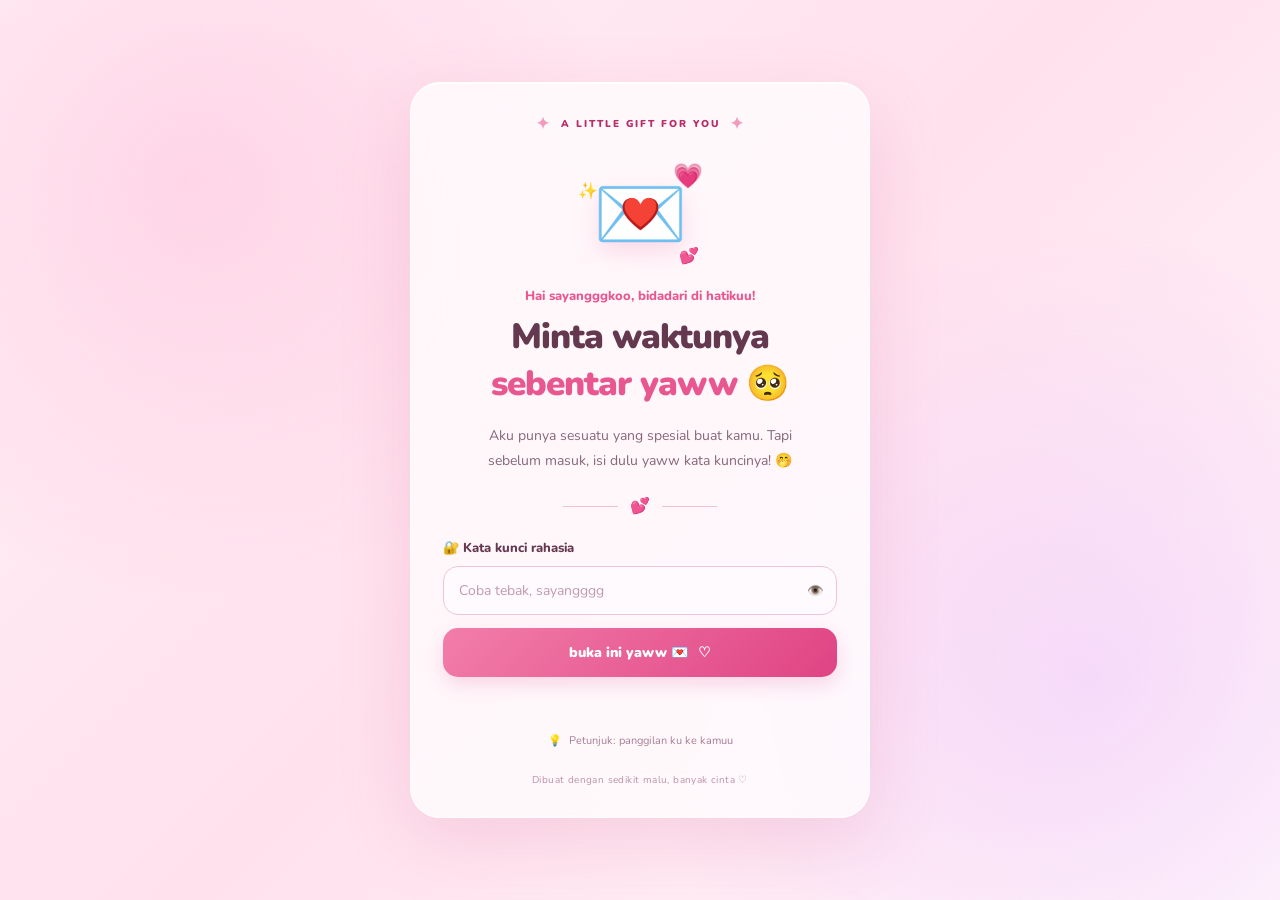
<file: index.html>
<!DOCTYPE html>
<html lang="id">
<head>
  <link rel="icon" type="image/png" href="IMAGES/love-removebg-preview.png">
  <meta charset="UTF-8">
  <meta name="viewport" content="width=device-width, initial-scale=1.0">
   <title>For you, Cintaakuu Sayangggg</title>
  <!-- Font -->
  <link href="https://fonts.googleapis.com/css2?family=Great+Vibes&family=Poppins:wght@300;400;600&display=swap" rel="stylesheet">
  <link rel="stylesheet" href="page1.css">
</head>
<body>

  <div class="background-glow"></div>
  <div class="floating-hearts" id="floating-hearts" aria-hidden="true"></div>

  <main class="page">
    <section class="welcome-card">

      <div class="top-label">
        <span class="sparkle">✦</span>
        A LITTLE GIFT FOR YOU
        <span class="sparkle">✦</span>
      </div>

      <div class="envelope-wrap">
        <div class="envelope">💌</div>
        <span class="mini-heart heart-one">💗</span>
        <span class="mini-heart heart-two">✨</span>
        <span class="mini-heart heart-three">💕</span>
      </div>

      <p class="eyebrow">Hai sayangggkoo, bidadari di hatikuu!</p>

      <h1>
        Minta waktunya
        <span>sebentar yaww 🥺</span>
      </h1>

      <p class="description">
        Aku punya sesuatu yang spesial buat kamu.
        Tapi sebelum masuk, isi dulu yaww kata kuncinya! 🤭
      </p>

      <div class="divider">
        <span></span> 💕 <span></span>
      </div>

      <form id="unlock-form">
        <label for="password">🔐 Kata kunci rahasia</label>

        <div class="input-wrap">
          <input
            type="password"
            id="password"
            placeholder="Coba tebak, sayangggg"
            autocomplete="off"
            required
          >
          <button
            type="button"
            id="toggle-password"
            class="eye-button"
            aria-label="Tampilkan kata kunci"
          >👁️</button>
        </div>

        <button type="submit" id="cek" class="unlock-button">
          <span id="button-text">buka ini yaww 💌</span>
          <span>♡</span>
        </button>
      </form>

      <p id="message" class="message" aria-live="polite"></p>

      <a id="nextBtn" class="next-button hidden" href="page2.html">
        Yeayyy berhasilll, pencet ini sayangg
      </a>

      <div class="hint">
        <span>💡</span>
        <span>Petunjuk: panggilan ku ke kamuu</span>
      </div>

      <footer>Dibuat dengan sedikit malu, banyak cinta ♡</footer>

    </section>
  </main>

  <script src="page1.js"></script>
</body>
</html>
</file>
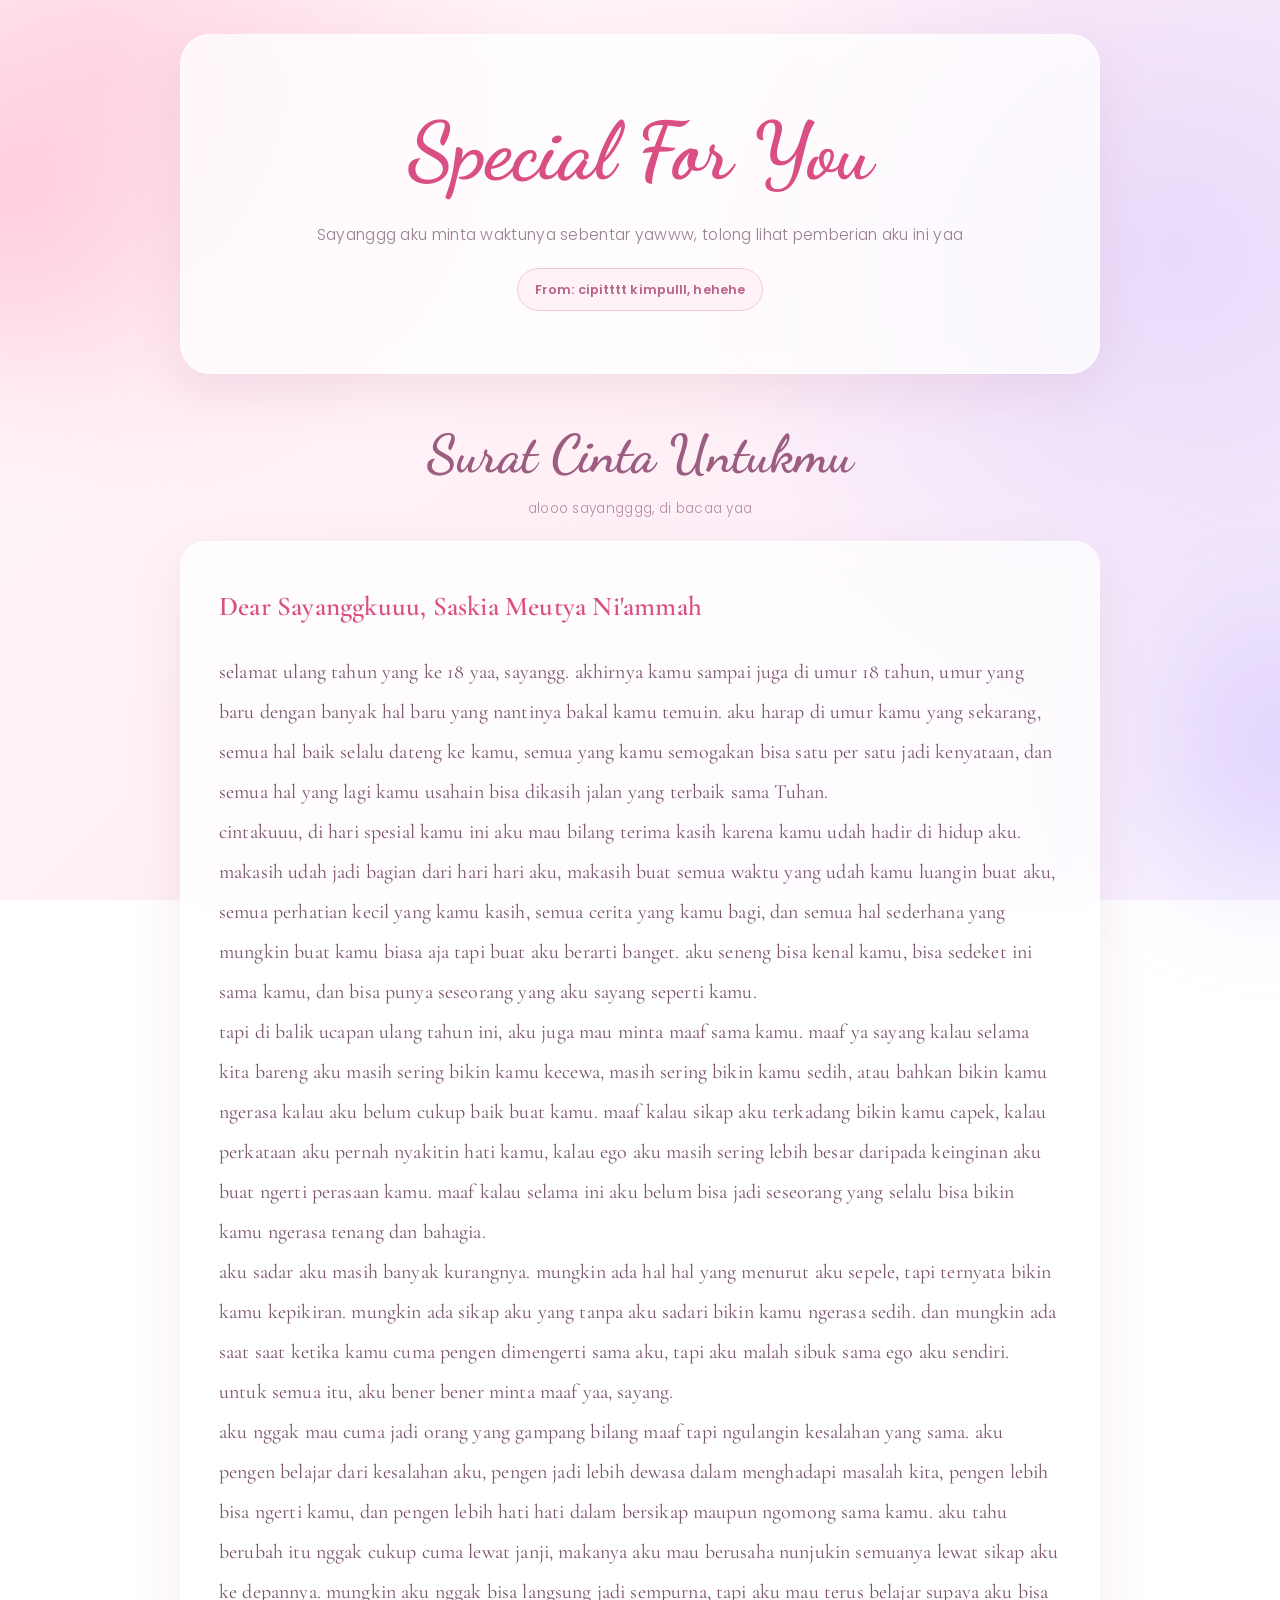
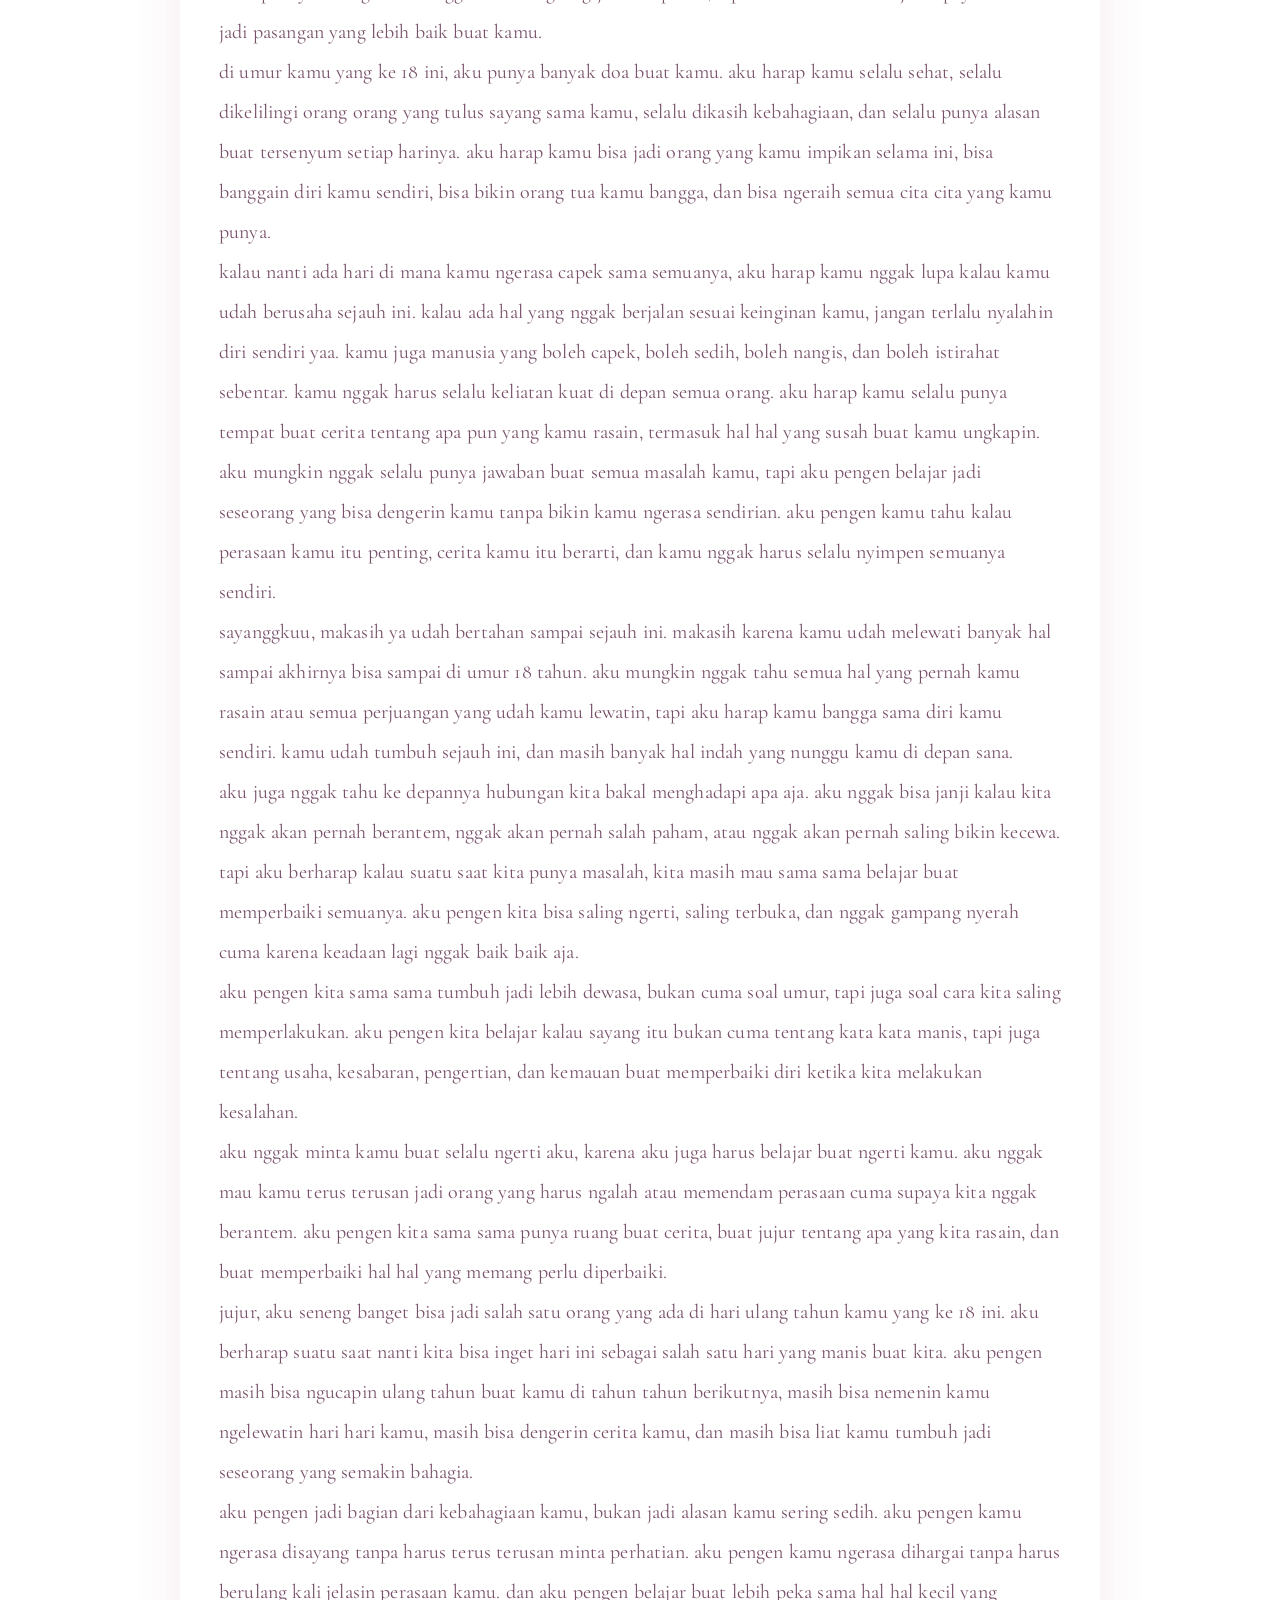
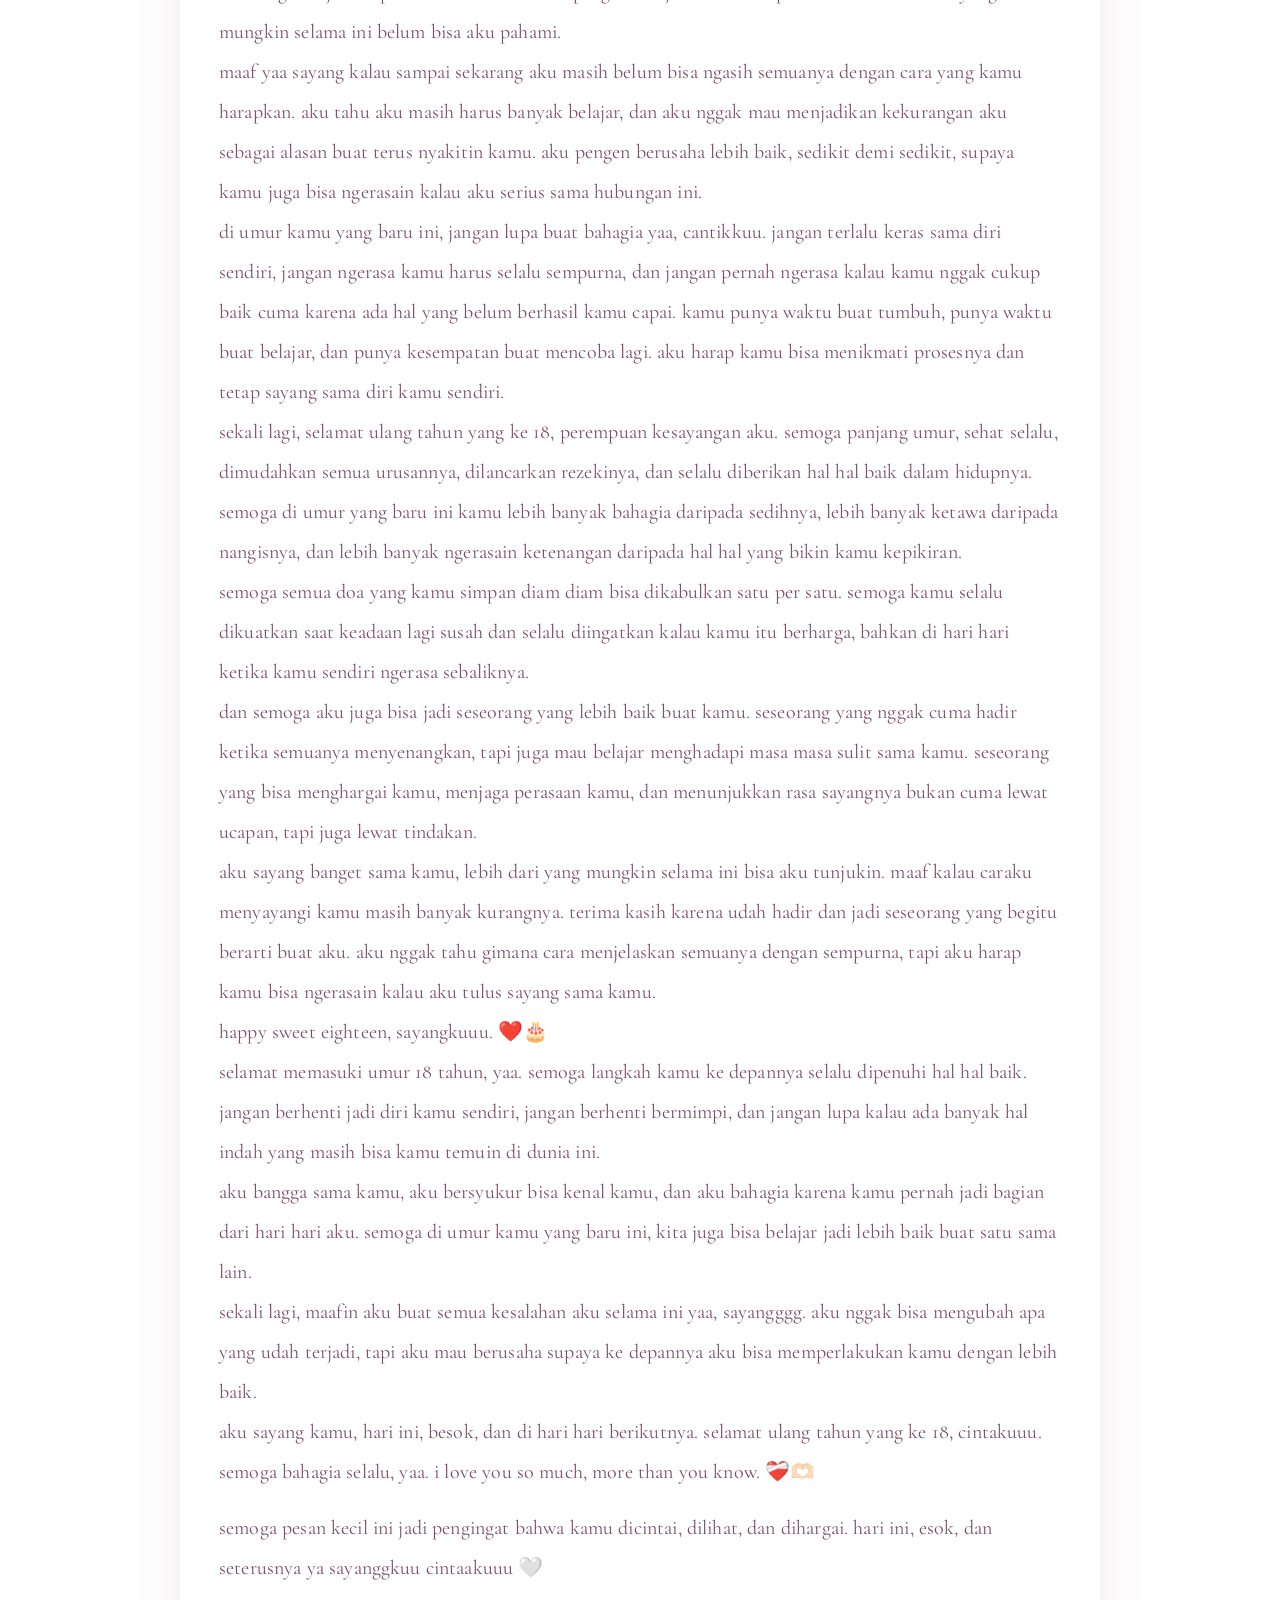
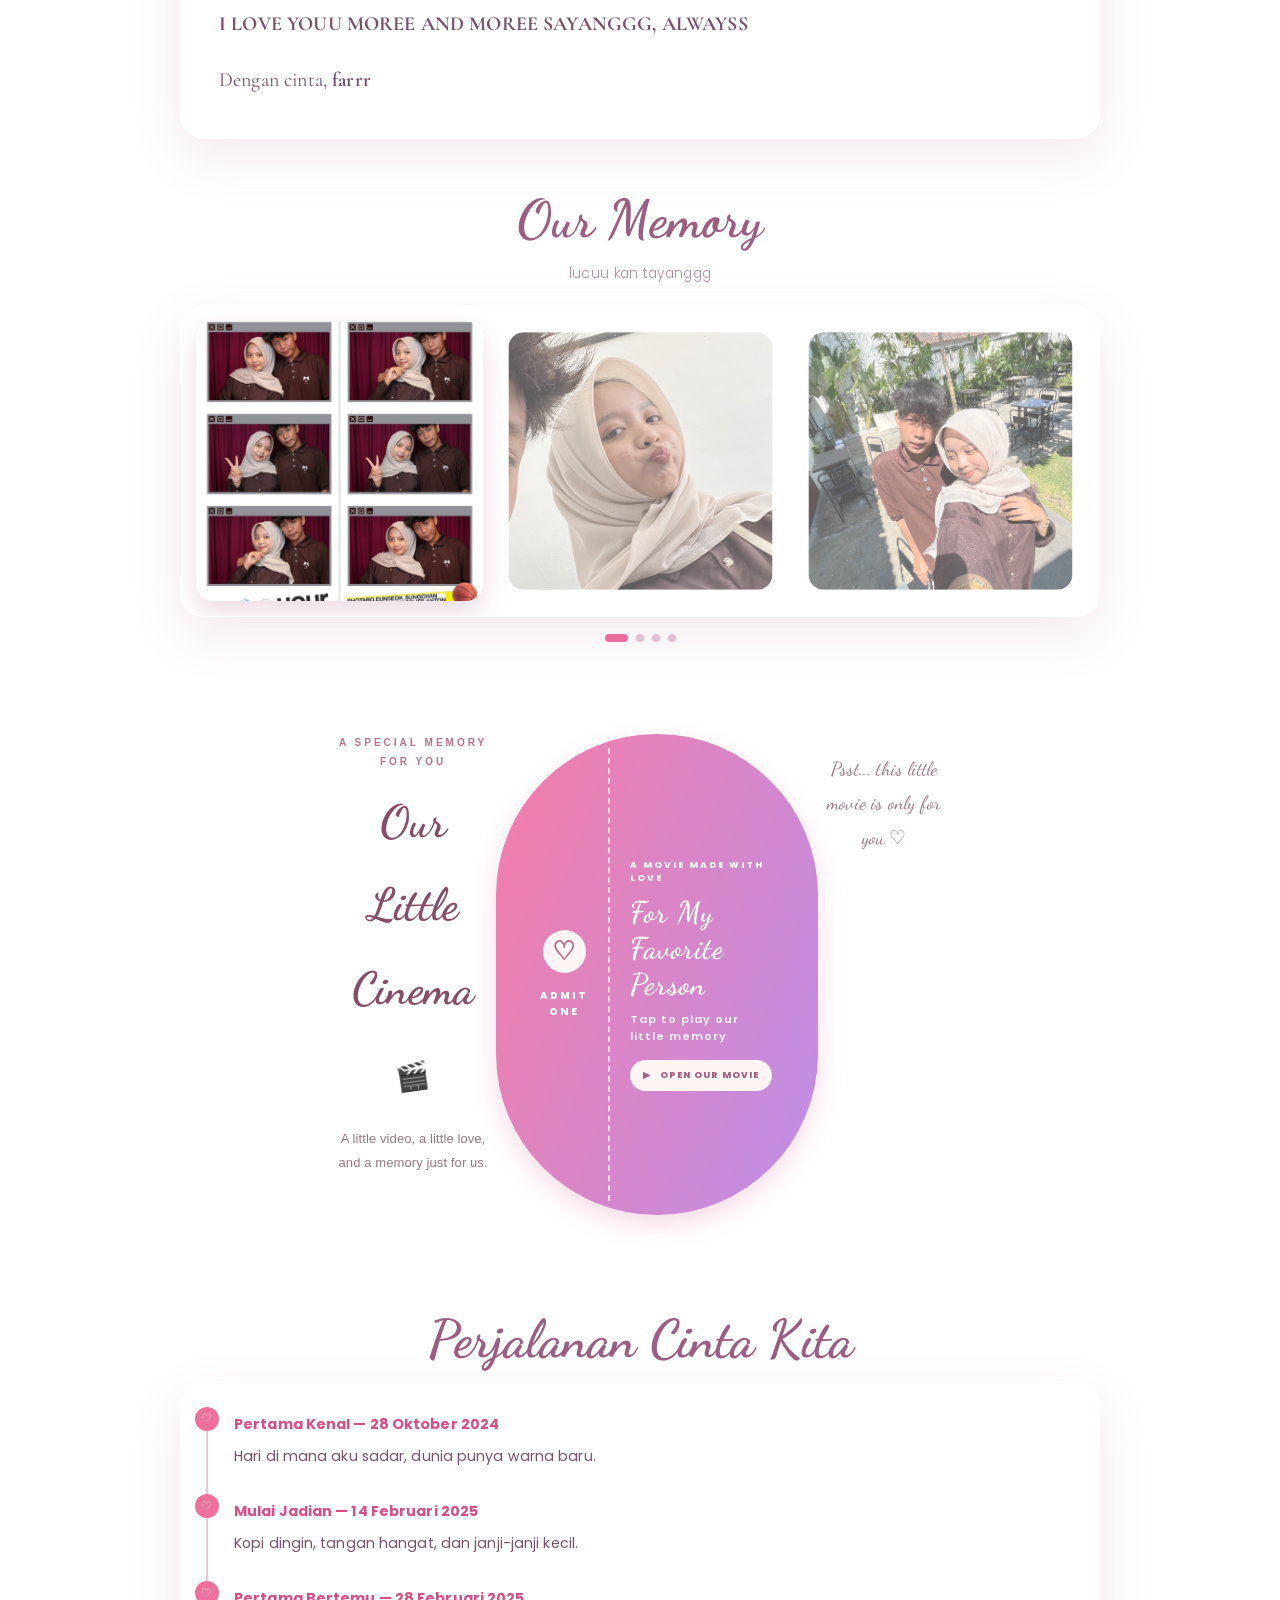
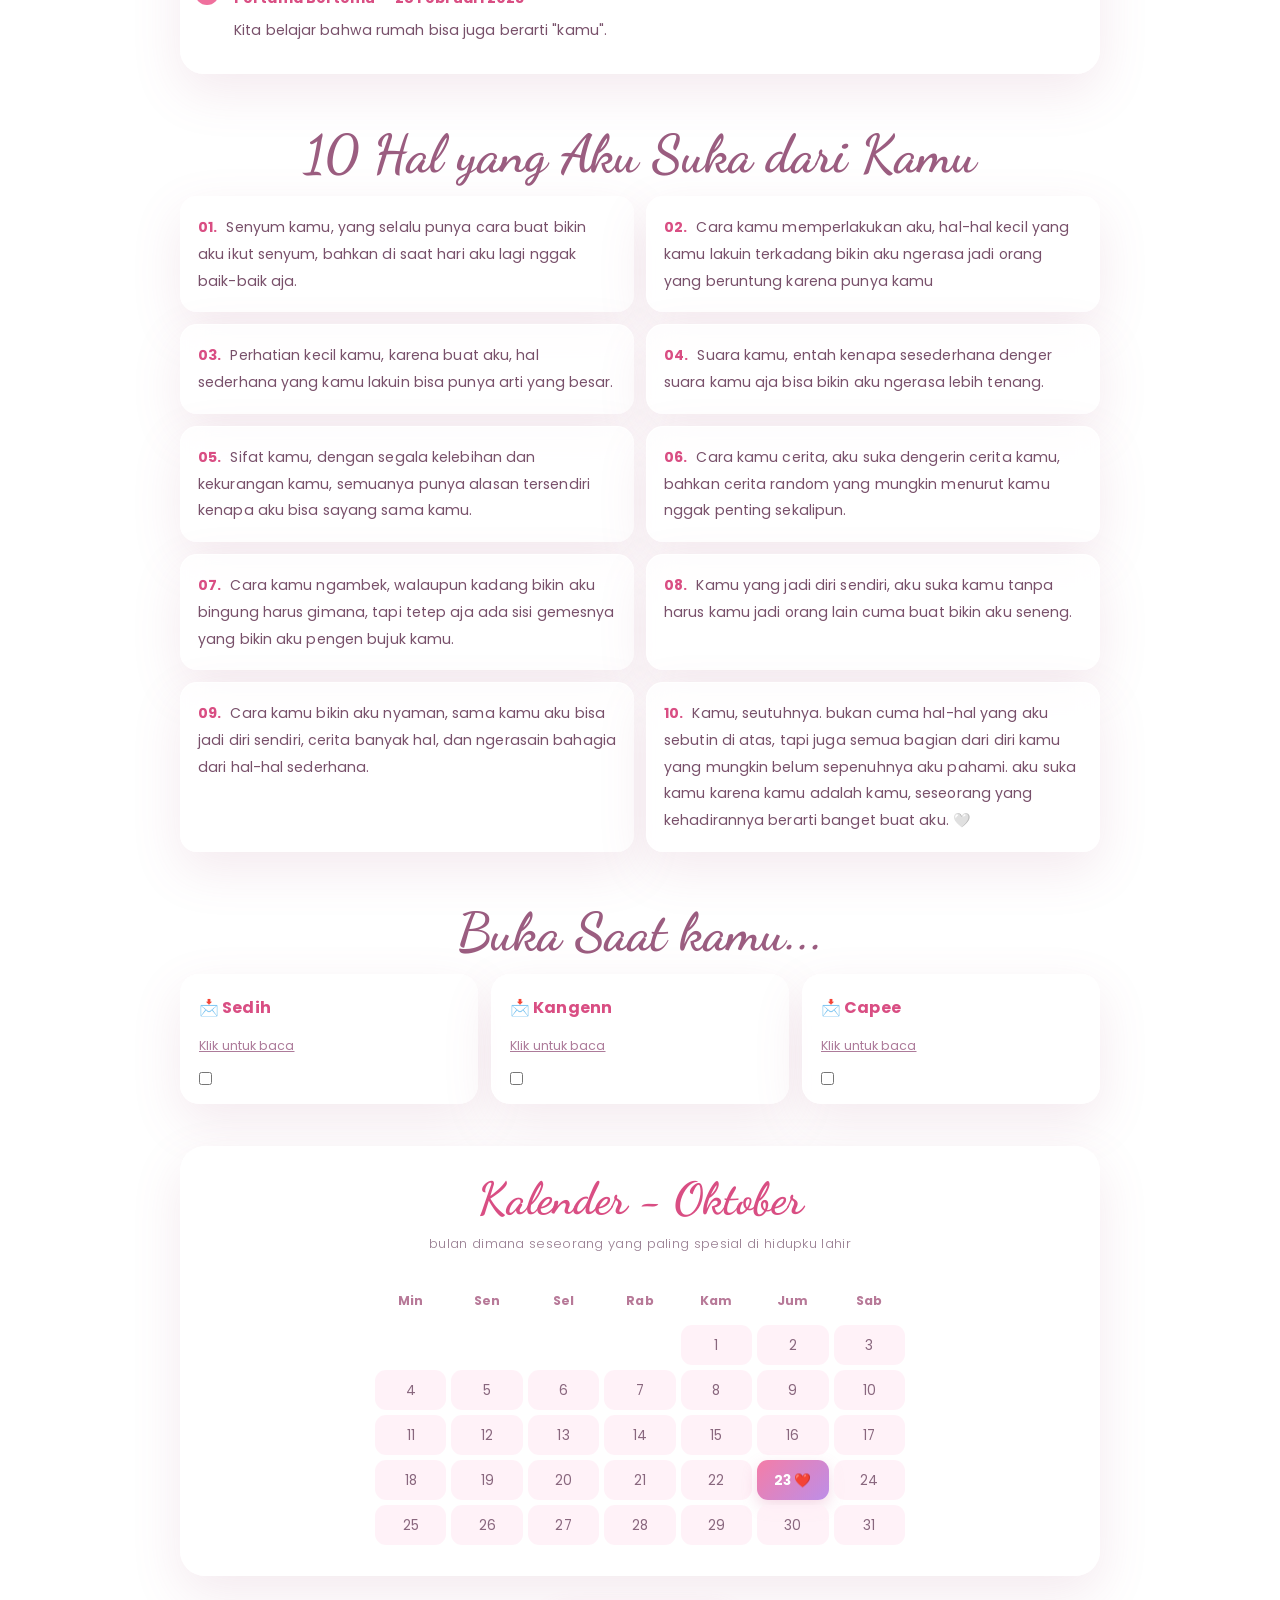
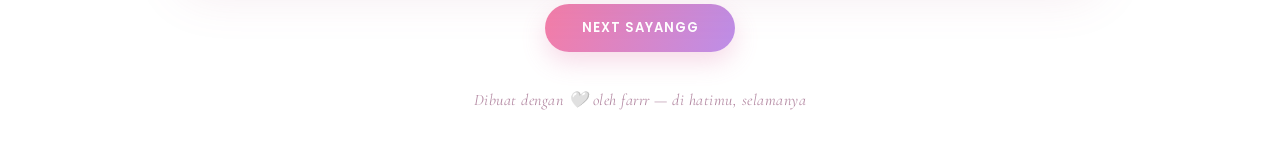
<file: page2.html>
<!DOCTYPE html>
<html lang="id">
<head>
  <meta charset="UTF-8">
  <meta name="viewport" content="width=device-width, initial-scale=1">
  <title>For you, Cintaakuu Sayangggg</title>

  <link rel="icon" type="image/png" href="IMAGES/love-removebg-preview.png">
  
<link rel="preconnect" href="https://fonts.googleapis.com">
<link rel="preconnect" href="https://fonts.gstatic.com" crossorigin>
<link href="https://fonts.googleapis.com/css2?family=Cormorant+Garamond:ital,wght@0,400;0,500;0,600;1,400;1,500&family=Dancing+Script:wght@400;500;600;700&family=Poppins:wght@300;400;500;600;700&display=swap" rel="stylesheet">
  <link rel="stylesheet" href="style.css">
</head>
<body>

  <audio id="bg-music" autoplay loop>
    <source src="MUSIC/monokrom.mp3" type="audio/mpeg">
    Browser kamu tidak mendukung audio.
  </audio>

  <main class="wrap">

    <!-- HERO -->
    <section class="hero card">
      <h1>Special For You</h1>
      <p>Sayanggg aku minta waktunya sebentar yawww, tolong lihat pemberian aku ini yaa</p>
      <div class="chip">From: cipitttt kimpulll, hehehe</div>

      <div class="floating-hearts" aria-hidden="true">
        <span style="left:5%;--i:1"></span>
        <span style="left:12%;--i:3"></span>
        <span style="left:20%;--i:2"></span>
        <span style="left:28%;--i:4"></span>
        <span style="left:35%;--i:6"></span>
        <span style="left:44%;--i:5"></span>
        <span style="left:52%;--i:2"></span>
        <span style="left:61%;--i:7"></span>
        <span style="left:70%;--i:3"></span>
        <span style="left:78%;--i:5"></span>
        <span style="left:86%;--i:6"></span>
        <span style="left:93%;--i:1"></span>
      </div>
    </section>

    <!-- SURAT CINTA -->
    <h2 class="heading">Surat Cinta Untukmu</h2>
    <p class="sub">alooo sayangggg, di bacaa yaa</p>

    <article class="card letter">
      <h3>Dear Sayanggkuuu, Saskia Meutya Ni'ammah</h3>

      <p>selamat ulang tahun yang ke 18 yaa, sayangg. akhirnya kamu sampai juga di umur 18 tahun, umur yang baru dengan banyak hal baru yang nantinya bakal kamu temuin. aku harap di umur kamu yang sekarang, semua hal baik selalu dateng ke kamu, semua yang kamu semogakan bisa satu per satu jadi kenyataan, dan semua hal yang lagi kamu usahain bisa dikasih jalan yang terbaik sama Tuhan.
cintakuuu, di hari spesial kamu ini aku mau bilang terima kasih karena kamu udah hadir di hidup aku. makasih udah jadi bagian dari hari hari aku, makasih buat semua waktu yang udah kamu luangin buat aku, semua perhatian kecil yang kamu kasih, semua cerita yang kamu bagi, dan semua hal sederhana yang mungkin buat kamu biasa aja tapi buat aku berarti banget. aku seneng bisa kenal kamu, bisa sedeket ini sama kamu, dan bisa punya seseorang yang aku sayang seperti kamu.
tapi di balik ucapan ulang tahun ini, aku juga mau minta maaf sama kamu. maaf ya sayang kalau selama kita bareng aku masih sering bikin kamu kecewa, masih sering bikin kamu sedih, atau bahkan bikin kamu ngerasa kalau aku belum cukup baik buat kamu. maaf kalau sikap aku terkadang bikin kamu capek, kalau perkataan aku pernah nyakitin hati kamu, kalau ego aku masih sering lebih besar daripada keinginan aku buat ngerti perasaan kamu. maaf kalau selama ini aku belum bisa jadi seseorang yang selalu bisa bikin kamu ngerasa tenang dan bahagia.
aku sadar aku masih banyak kurangnya. mungkin ada hal hal yang menurut aku sepele, tapi ternyata bikin kamu kepikiran. mungkin ada sikap aku yang tanpa aku sadari bikin kamu ngerasa sedih. dan mungkin ada saat saat ketika kamu cuma pengen dimengerti sama aku, tapi aku malah sibuk sama ego aku sendiri. untuk semua itu, aku bener bener minta maaf yaa, sayang.
aku nggak mau cuma jadi orang yang gampang bilang maaf tapi ngulangin kesalahan yang sama. aku pengen belajar dari kesalahan aku, pengen jadi lebih dewasa dalam menghadapi masalah kita, pengen lebih bisa ngerti kamu, dan pengen lebih hati hati dalam bersikap maupun ngomong sama kamu. aku tahu berubah itu nggak cukup cuma lewat janji, makanya aku mau berusaha nunjukin semuanya lewat sikap aku ke depannya. mungkin aku nggak bisa langsung jadi sempurna, tapi aku mau terus belajar supaya aku bisa jadi pasangan yang lebih baik buat kamu.
di umur kamu yang ke 18 ini, aku punya banyak doa buat kamu. aku harap kamu selalu sehat, selalu dikelilingi orang orang yang tulus sayang sama kamu, selalu dikasih kebahagiaan, dan selalu punya alasan buat tersenyum setiap harinya. aku harap kamu bisa jadi orang yang kamu impikan selama ini, bisa banggain diri kamu sendiri, bisa bikin orang tua kamu bangga, dan bisa ngeraih semua cita cita yang kamu punya.
kalau nanti ada hari di mana kamu ngerasa capek sama semuanya, aku harap kamu nggak lupa kalau kamu udah berusaha sejauh ini. kalau ada hal yang nggak berjalan sesuai keinginan kamu, jangan terlalu nyalahin diri sendiri yaa. kamu juga manusia yang boleh capek, boleh sedih, boleh nangis, dan boleh istirahat sebentar. kamu nggak harus selalu keliatan kuat di depan semua orang. aku harap kamu selalu punya tempat buat cerita tentang apa pun yang kamu rasain, termasuk hal hal yang susah buat kamu ungkapin.
aku mungkin nggak selalu punya jawaban buat semua masalah kamu, tapi aku pengen belajar jadi seseorang yang bisa dengerin kamu tanpa bikin kamu ngerasa sendirian. aku pengen kamu tahu kalau perasaan kamu itu penting, cerita kamu itu berarti, dan kamu nggak harus selalu nyimpen semuanya sendiri.
sayanggkuu, makasih ya udah bertahan sampai sejauh ini. makasih karena kamu udah melewati banyak hal sampai akhirnya bisa sampai di umur 18 tahun. aku mungkin nggak tahu semua hal yang pernah kamu rasain atau semua perjuangan yang udah kamu lewatin, tapi aku harap kamu bangga sama diri kamu sendiri. kamu udah tumbuh sejauh ini, dan masih banyak hal indah yang nunggu kamu di depan sana.
aku juga nggak tahu ke depannya hubungan kita bakal menghadapi apa aja. aku nggak bisa janji kalau kita nggak akan pernah berantem, nggak akan pernah salah paham, atau nggak akan pernah saling bikin kecewa. tapi aku berharap kalau suatu saat kita punya masalah, kita masih mau sama sama belajar buat memperbaiki semuanya. aku pengen kita bisa saling ngerti, saling terbuka, dan nggak gampang nyerah cuma karena keadaan lagi nggak baik baik aja.
aku pengen kita sama sama tumbuh jadi lebih dewasa, bukan cuma soal umur, tapi juga soal cara kita saling memperlakukan. aku pengen kita belajar kalau sayang itu bukan cuma tentang kata kata manis, tapi juga tentang usaha, kesabaran, pengertian, dan kemauan buat memperbaiki diri ketika kita melakukan kesalahan.
aku nggak minta kamu buat selalu ngerti aku, karena aku juga harus belajar buat ngerti kamu. aku nggak mau kamu terus terusan jadi orang yang harus ngalah atau memendam perasaan cuma supaya kita nggak berantem. aku pengen kita sama sama punya ruang buat cerita, buat jujur tentang apa yang kita rasain, dan buat memperbaiki hal hal yang memang perlu diperbaiki.
jujur, aku seneng banget bisa jadi salah satu orang yang ada di hari ulang tahun kamu yang ke 18 ini. aku berharap suatu saat nanti kita bisa inget hari ini sebagai salah satu hari yang manis buat kita. aku pengen masih bisa ngucapin ulang tahun buat kamu di tahun tahun berikutnya, masih bisa nemenin kamu ngelewatin hari hari kamu, masih bisa dengerin cerita kamu, dan masih bisa liat kamu tumbuh jadi seseorang yang semakin bahagia.
aku pengen jadi bagian dari kebahagiaan kamu, bukan jadi alasan kamu sering sedih. aku pengen kamu ngerasa disayang tanpa harus terus terusan minta perhatian. aku pengen kamu ngerasa dihargai tanpa harus berulang kali jelasin perasaan kamu. dan aku pengen belajar buat lebih peka sama hal hal kecil yang mungkin selama ini belum bisa aku pahami.
maaf yaa sayang kalau sampai sekarang aku masih belum bisa ngasih semuanya dengan cara yang kamu harapkan. aku tahu aku masih harus banyak belajar, dan aku nggak mau menjadikan kekurangan aku sebagai alasan buat terus nyakitin kamu. aku pengen berusaha lebih baik, sedikit demi sedikit, supaya kamu juga bisa ngerasain kalau aku serius sama hubungan ini.
di umur kamu yang baru ini, jangan lupa buat bahagia yaa, cantikkuu. jangan terlalu keras sama diri sendiri, jangan ngerasa kamu harus selalu sempurna, dan jangan pernah ngerasa kalau kamu nggak cukup baik cuma karena ada hal yang belum berhasil kamu capai. kamu punya waktu buat tumbuh, punya waktu buat belajar, dan punya kesempatan buat mencoba lagi. aku harap kamu bisa menikmati prosesnya dan tetap sayang sama diri kamu sendiri.
sekali lagi, selamat ulang tahun yang ke 18, perempuan kesayangan aku. semoga panjang umur, sehat selalu, dimudahkan semua urusannya, dilancarkan rezekinya, dan selalu diberikan hal hal baik dalam hidupnya. semoga di umur yang baru ini kamu lebih banyak bahagia daripada sedihnya, lebih banyak ketawa daripada nangisnya, dan lebih banyak ngerasain ketenangan daripada hal hal yang bikin kamu kepikiran.
semoga semua doa yang kamu simpan diam diam bisa dikabulkan satu per satu. semoga kamu selalu dikuatkan saat keadaan lagi susah dan selalu diingatkan kalau kamu itu berharga, bahkan di hari hari ketika kamu sendiri ngerasa sebaliknya.
dan semoga aku juga bisa jadi seseorang yang lebih baik buat kamu. seseorang yang nggak cuma hadir ketika semuanya menyenangkan, tapi juga mau belajar menghadapi masa masa sulit sama kamu. seseorang yang bisa menghargai kamu, menjaga perasaan kamu, dan menunjukkan rasa sayangnya bukan cuma lewat ucapan, tapi juga lewat tindakan.
aku sayang banget sama kamu, lebih dari yang mungkin selama ini bisa aku tunjukin. maaf kalau caraku menyayangi kamu masih banyak kurangnya. terima kasih karena udah hadir dan jadi seseorang yang begitu berarti buat aku. aku nggak tahu gimana cara menjelaskan semuanya dengan sempurna, tapi aku harap kamu bisa ngerasain kalau aku tulus sayang sama kamu.
happy sweet eighteen, sayangkuuu. ❤️🎂
selamat memasuki umur 18 tahun, yaa. semoga langkah kamu ke depannya selalu dipenuhi hal hal baik. jangan berhenti jadi diri kamu sendiri, jangan berhenti bermimpi, dan jangan lupa kalau ada banyak hal indah yang masih bisa kamu temuin di dunia ini.
aku bangga sama kamu, aku bersyukur bisa kenal kamu, dan aku bahagia karena kamu pernah jadi bagian dari hari hari aku. semoga di umur kamu yang baru ini, kita juga bisa belajar jadi lebih baik buat satu sama lain.
sekali lagi, maafin aku buat semua kesalahan aku selama ini yaa, sayangggg. aku nggak bisa mengubah apa yang udah terjadi, tapi aku mau berusaha supaya ke depannya aku bisa memperlakukan kamu dengan lebih baik.
aku sayang kamu, hari ini, besok, dan di hari hari berikutnya. selamat ulang tahun yang ke 18, cintakuuu. semoga bahagia selalu, yaa. i love you so much, more than you know. ❤️‍🩹🫶🏻
</p>

      <p>semoga pesan kecil ini jadi pengingat bahwa kamu dicintai, dilihat, dan dihargai. hari ini, esok, dan seterusnya ya sayanggkuu cintaakuuu 🤍</p>

      <p><b>I LOVE YOUU MOREE AND MOREE SAYANGGG, ALWAYSS</b></p>
      <p>Dengan cinta, <b>farrr</b></p>
    </article>

    <!-- GALERI FOTO -->
    <h2 class="heading">Our Memory</h2>
    <p class="sub">lucuu kan tayanggg</p>

    <div class="carousel">
      <div class="carousel-track">
        <img src="IMAGES/IMG_4029.jpeg" alt="Foto kenangan 1">
        <img src="IMAGES/IMG_3917.jpeg" alt="Foto kenangan 2">
        <img src="IMAGES/IMG_3949.jpeg" alt="Foto kenangan 3">
        <img src="IMAGES/IMG_2836.jpeg" alt="Foto kenangan 4">
      </div>
    </div>
    <div class="carousel-dots"></div>

    <!-- KEJUTAN VIDEO -->
   
<!-- OUR LITTLE CINEMA -->
<section class="video-surprise">
  <div class="cinema-heading">
    <span class="cinema-kicker">A SPECIAL MEMORY FOR YOU</span>
    <h2>Our Little Cinema <span>🎬</span></h2>
    <p>A little video, a little love, and a memory just for us.</p>
  </div>

  <button class="movie-ticket" onclick="showVideo()" aria-label="Buka video kenangan kita">
    <span class="ticket-stub">
      <span class="ticket-icon">♡</span>
      <span class="ticket-stub-text">ADMIT<br />ONE</span>
    </span>

    <span class="ticket-main">
      <span class="ticket-label">A MOVIE MADE WITH LOVE</span>
      <span class="ticket-title">For My Favorite Person</span>
      <span class="ticket-subtitle">Tap to play our little memory</span>
      <span class="ticket-play">▶ &nbsp; OPEN OUR MOVIE</span>
    </span>

    <span class="ticket-decor">✦</span>
  </button>

  <p class="cinema-note">Psst... this little movie is only for you ♡</p>
</section>

<!-- CINEMA POPUP -->
<div
  class="popup cinema-popup"
  id="video-popup"
  aria-hidden="true"
  role="dialog"
  aria-modal="true"
  aria-labelledby="cinema-popup-title"
  onclick="if(event.target === this) closeVideo()"
>
  <div class="video-popup-content cinema-screen">
    <button
      class="close-btn cinema-close"
      onclick="closeVideo()"
      aria-label="Tutup video"
    >×</button>

    <div class="screen-top">
      <span class="screen-star">✦</span>
      <p class="screen-label">A LITTLE FILM FOR MY LOVE</p>
      <span class="screen-star">✦</span>
    </div>

    <h2 id="cinema-popup-title">Just You & Me <span>♡</span></h2>
    <p class="screen-caption">Every little moment with you means something.</p>

    <div class="video-frame">
      <video id="surprise-video" controls playsinline preload="metadata">
        <source src="IMAGES/kado2.mp4" type="video/mp4" />
        Browser kamu belum mendukung video.
      </video>
    </div>

    <p class="screen-footer">Made with all my heart, just for you ♥</p>
  </div>
</div>

    <!-- TIMELINE -->
    <h2 class="heading">Perjalanan Cinta Kita</h2>
    <section class="card timeline">
      <div class="event">
        <div class="date">Pertama Kenal — 28 Oktober 2024</div>
        <div>Hari di mana aku sadar, dunia punya warna baru.</div>
      </div>
      <div class="event">
        <div class="date">Mulai Jadian — 14 Februari 2025</div>
        <div>Kopi dingin, tangan hangat, dan janji-janji kecil.</div>
      </div>
      <div class="event">
        <div class="date">Pertama Bertemu — 28 Februari 2025</div>
        <div>Kita belajar bahwa rumah bisa juga berarti "kamu".</div>
      </div>
    </section>

    <!-- 10 HAL YANG DISUKAI -->
    <h2 class="heading">10 Hal yang Aku Suka dari Kamu</h2>
    <section class="grid">
      <div class="love-item"><b>01.</b> Senyum kamu, yang selalu punya cara buat bikin aku ikut senyum, bahkan di saat hari aku lagi nggak baik-baik aja.</div>
      <div class="love-item"><b>02.</b> Cara kamu memperlakukan aku, hal-hal kecil yang kamu lakuin terkadang bikin aku ngerasa jadi orang yang beruntung karena punya kamu</div>
      <div class="love-item"><b>03.</b> Perhatian kecil kamu, karena buat aku, hal sederhana yang kamu lakuin bisa punya arti yang besar.</div>
      <div class="love-item"><b>04.</b> Suara kamu, entah kenapa sesederhana denger suara kamu aja bisa bikin aku ngerasa lebih tenang.</div>
      <div class="love-item"><b>05.</b> Sifat kamu, dengan segala kelebihan dan kekurangan kamu, semuanya punya alasan tersendiri kenapa aku bisa sayang sama kamu.</div>
      <div class="love-item"><b>06.</b> Cara kamu cerita, aku suka dengerin cerita kamu, bahkan cerita random yang mungkin menurut kamu nggak penting sekalipun.</div>
      <div class="love-item"><b>07.</b> Cara kamu ngambek, walaupun kadang bikin aku bingung harus gimana, tapi tetep aja ada sisi gemesnya yang bikin aku pengen bujuk kamu.</div>
      <div class="love-item"><b>08.</b> Kamu yang jadi diri sendiri, aku suka kamu tanpa harus kamu jadi orang lain cuma buat bikin aku seneng.</div>
      <div class="love-item"><b>09.</b> Cara kamu bikin aku nyaman, sama kamu aku bisa jadi diri sendiri, cerita banyak hal, dan ngerasain bahagia dari hal-hal sederhana.</div>
      <div class="love-item"><b>10.</b> Kamu, seutuhnya. bukan cuma hal-hal yang aku sebutin di atas, tapi juga semua bagian dari diri kamu yang mungkin belum sepenuhnya aku pahami. aku suka kamu karena kamu adalah kamu, seseorang yang kehadirannya berarti banget buat aku. 🤍</div>
    </section>

    <!-- BUKA SAAT KAMU... -->
    <h2 class="heading">Buka Saat kamu...</h2>
    <section class="open-when">

      <article class="ow-card">
        <header>📩 Sedih</header>
        <label for="ow1">Klik untuk baca</label>
        <input id="ow1" type="checkbox">
        <div class="body">haii sayangkuu, kenapaa sedihh? sini cerita sama aku yaa. 🥺❤️

aku nggak tahu apa yang lagi kamu rasain sekarang, tapi aku mau kamu tahu kalau nggak apa-apa kok kalau kamu lagi sedih. kamu nggak harus selalu kuat, nggak harus selalu pura-pura baik-baik aja, dan nggak harus nyimpen semuanya sendirian.

kalau hari ini terasa berat, istirahat dulu yaa, sayang. jangan terlalu keras sama diri kamu sendiri. kamu udah berusaha sejauh ini, dan aku bangga sama kamu. kalau kamu mau cerita, aku bakal berusaha dengerin. kalau kamu belum siap cerita juga nggak apa-apa, aku nggak akan maksa.

maaf yaa kalau aku belum selalu bisa jadi tempat ternyaman buat kamu. tapi aku pengen terus belajar supaya kamu bisa ngerasa aman buat cerita apa pun ke aku.

inget yaa, sayang, satu hari yang buruk bukan berarti hidup kamu buruk. kamu tetap berharga, kamu tetap hebat, dan kamu tetap jadi seseorang yang aku sayang.

sini peluk jauh duluu 🫂❤️ jangan sedih lama-lama yaa, cintakuuu. semoga setelah ini hati kamu bisa sedikit lebih tenang. i love youu, always.</div>
      </article>

      <article class="ow-card">
        <header>📩 Kangenn</header>
        <label for="ow2">Klik untuk baca</label>
        <input id="ow2" type="checkbox">
        <div class="body">HAIII KANGEN AKU YAAA? xixixixixi 😚❤️

sayanggg, kalau kamu lagi baca ini karena kangen aku, sini aku peluk dulu dari jauh. aku juga seneng kok kalau kamu kangen aku, berarti ada aku yang lagi kamu inget di antara banyaknya hal yang kamu lakuin hari ini. 🥹

kalau sekarang aku belum bisa ada di samping kamu, bayangin aja aku lagi duduk di sebelah kamu, dengerin cerita kamu, terus gangguin kamu sedikit sampai kamu kesel sendiri wkwk.

aku tahu kadang rasa kangen tuh nyebelin, apalagi kalau lagi pengen ketemu tapi belum bisa. tapi nggak apa-apa yaa, sayang. kita simpen dulu kangennya, sampai nanti ada waktunya kita bisa ketemu, ngobrol langsung, dan saling tatap tanpa harus lewat layar.

sampai hari itu datang, jangan lupa jaga diri baik-baik yaa. makan yang teratur, jangan begadang terus, dan jangan lupa kalau ada seseorang di sini yang sayang banget sama kamu.

semoga kita bisa segera ketemu dan aku bisa bilang langsung kalau aku kangen kamu juga.

one big hug and one thousand kisses for youuu 😚💋❤️</div>
      </article>

      <article class="ow-card">
        <header>📩 Capee</header>
        <label for="ow3">Klik untuk baca</label>
        <input id="ow3" type="checkbox">
        <div class="body">sayangkuuu, capek yaa hari ini? 🥺🤍

sini istirahat dulu, yaa. kamu nggak harus nyelesain semuanya sekaligus. kalau hari ini banyak hal yang bikin kamu lelah, nggak apa-apa buat berhenti sebentar dan ngasih waktu buat diri kamu sendiri.

aku tahu mungkin ada banyak hal yang lagi kamu pikirin, banyak tanggung jawab yang harus kamu jalanin, atau hal-hal yang bikin kamu ngerasa pengen nyerah. tapi aku harap kamu nggak lupa kalau kamu juga butuh istirahat. kamu nggak harus selalu produktif, nggak harus selalu kuat, dan nggak harus selalu keliatan baik-baik aja.

aku bangga sama kamu karena udah berusaha sampai hari ini. mungkin hasilnya belum sesuai yang kamu harapkan, tapi bukan berarti usaha kamu sia-sia, yaa.

kalau aku ada di samping kamu sekarang, aku pengen nemenin kamu istirahat, elus kepala kamu, terus bilang, "udah yaa sayang, hari ini kamu udah berusaha. sekarang waktunya istirahat dulu."

jadi sekarang tarik napas pelan-pelan, minum air, terus istirahat yang cukup yaa, cintakuuu. jangan lupa makan juga, aku nggak mau kamu malah sakit gara-gara terlalu capek.

kamu nggak harus menghadapi semuanya dengan sempurna. jalanin pelan-pelan aja, satu per satu. aku harap besok jadi hari yang lebih ringan buat kamu.

i'm proud of you, sayang. thank you for trying your best. jangan lupa sayang sama diri sendiri juga, yaa. love youuu so muchh. ❤️🫂</div>
      </article>

    </section>

    <!-- KALENDER ULANG TAHUN -->
    <section class="calendar">
      <h2>Kalender - Oktober</h2>
      <h3>bulan dimana seseorang yang paling spesial di hidupku lahir</h3>

      <table>
        <thead>
          <tr>
            <th>Min</th><th>Sen</th><th>Sel</th><th>Rab</th>
            <th>Kam</th><th>Jum</th><th>Sab</th>
          </tr>
        </thead>
        <tbody>
          <tr>
            <td></td><td></td><td></td>
            <td class="day"></td><td class="day">1</td>
            <td class="day">2</td><td class="day">3</td>
          </tr>
          <tr>
            <td class="day">4</td><td class="day">5</td><td class="day">6</td>
            <td class="day">7</td><td class="day">8</td>
            <td class="day">9</td><td class="day">10</td>
          </tr>
          <tr>
            <td class="day">11</td><td class="day">12</td>
            <td class="day">13</td><td class="day">14</td>
            <td class="day">15</td><td class="day">16</td>
            <td class="day">17</td>
          </tr>
          <tr>
            <td class="day">18</td><td class="day">19</td>
            <td class="day">20</td><td class="day">21</td>
            <td class="day">22</td>
            <td class="day birthday" onclick="showBirthdayMsg()">23 ❤️</td><td class="day">24</td>
          </tr>
          <tr>
            <td class="day">25</td><td class="day">26</td>
            <td class="day">27</td><td class="day">28</td>
            <td class="day">29</td><td class="day">30</td><td class="day">31</td>
          </tr>
        </tbody>
      </table>
    </section>

    <!-- POPUP UCAPAN ULANG TAHUN -->
    <div id="birthday-popup" class="popup" aria-hidden="true">
      <div class="popup-content">
        <span class="close-btn" onclick="closePopup()">&times;</span>
        <h3>💖 Its Your Birthday Sayanggg 💖</h3>
        <p>Semoga di hari spesialmu ini penuh cinta, kebahagiaan, dan kejutan manis dan selalu diiringi kebaikan, Semoga kamu selalu diberi kesehatan ya sayangg, di kuatkan dalam segala hal apapun, i love you moree and moree sayanggg 🎂💕</p>
      </div>
    </div>

    <canvas id="confetti-canvas"></canvas>

    <button class="hug-btn" type="button" onclick="goToPage3()">NEXT SAYANGG</button>

    <footer>Dibuat dengan 🤍 oleh farrr — di hatimu, selamanya</footer>
  </main>

  <script src="page2.js"></script>
</body>
</html>
</file>
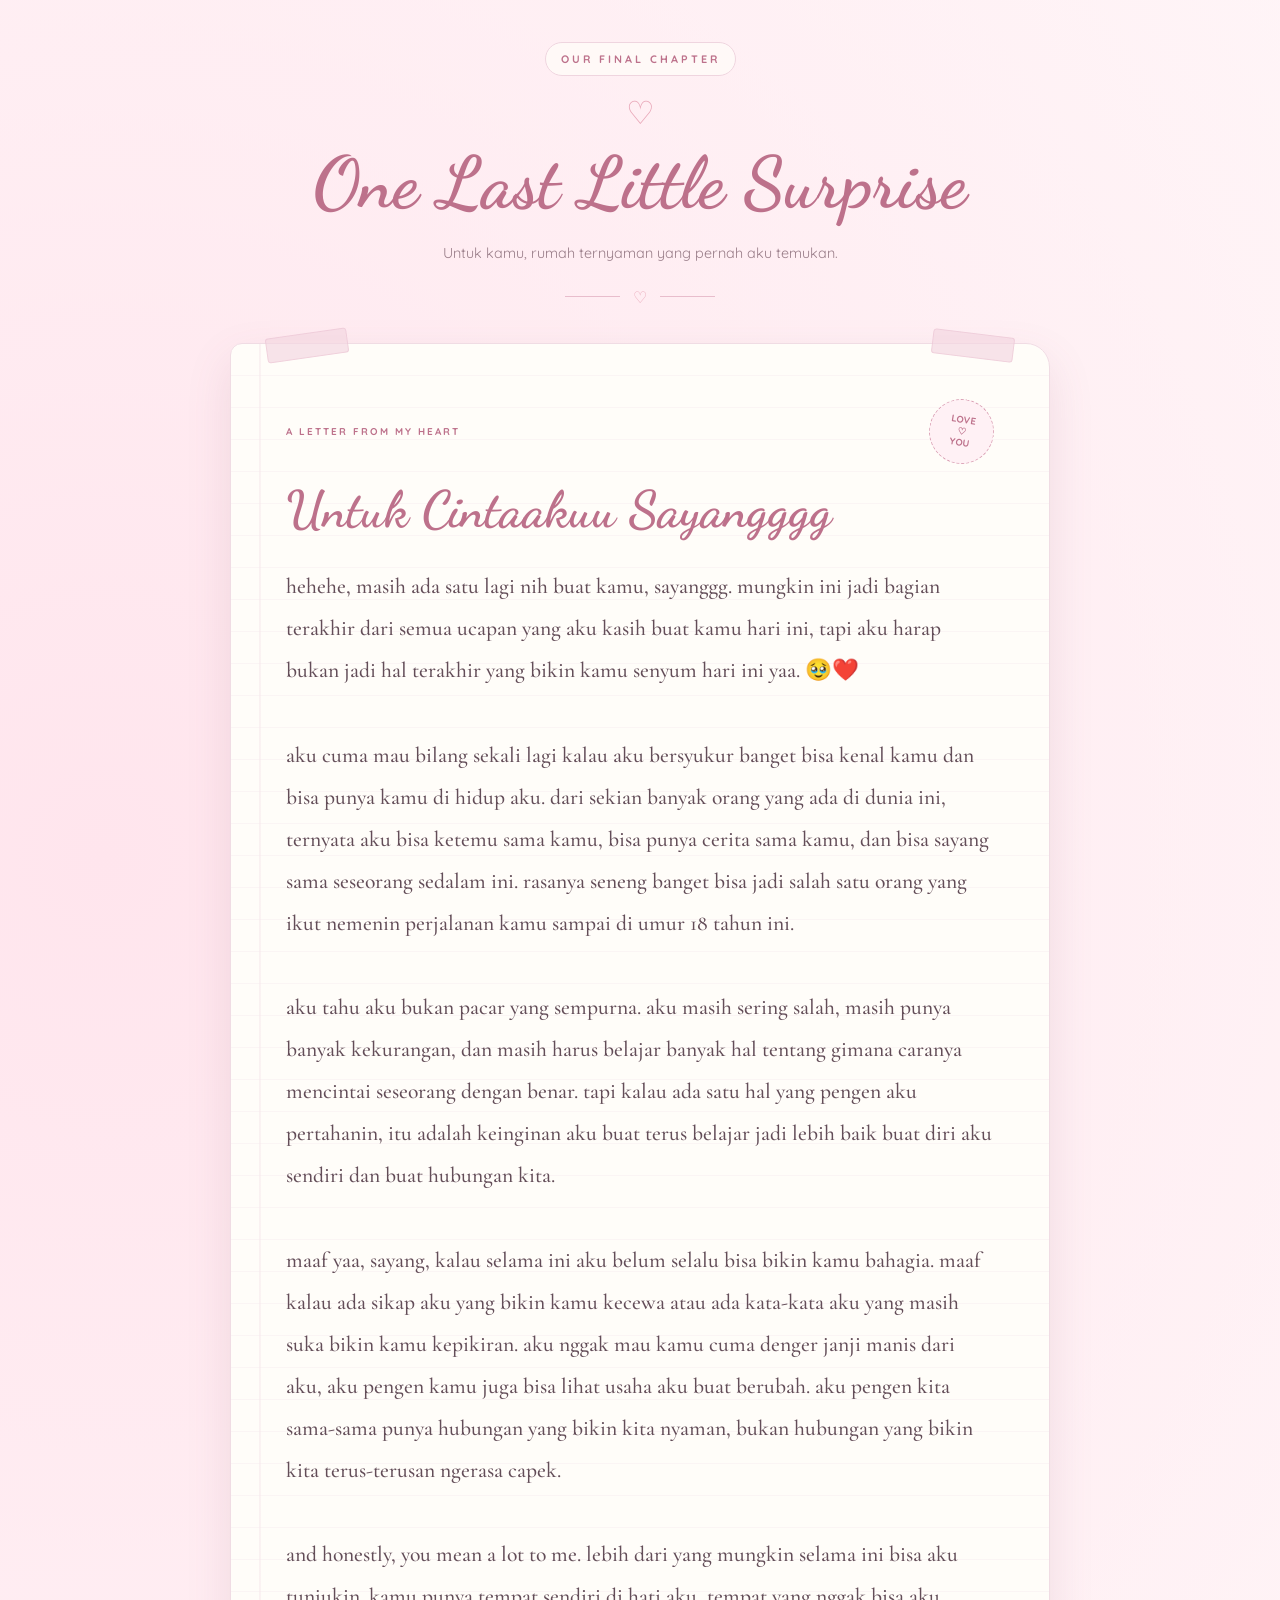
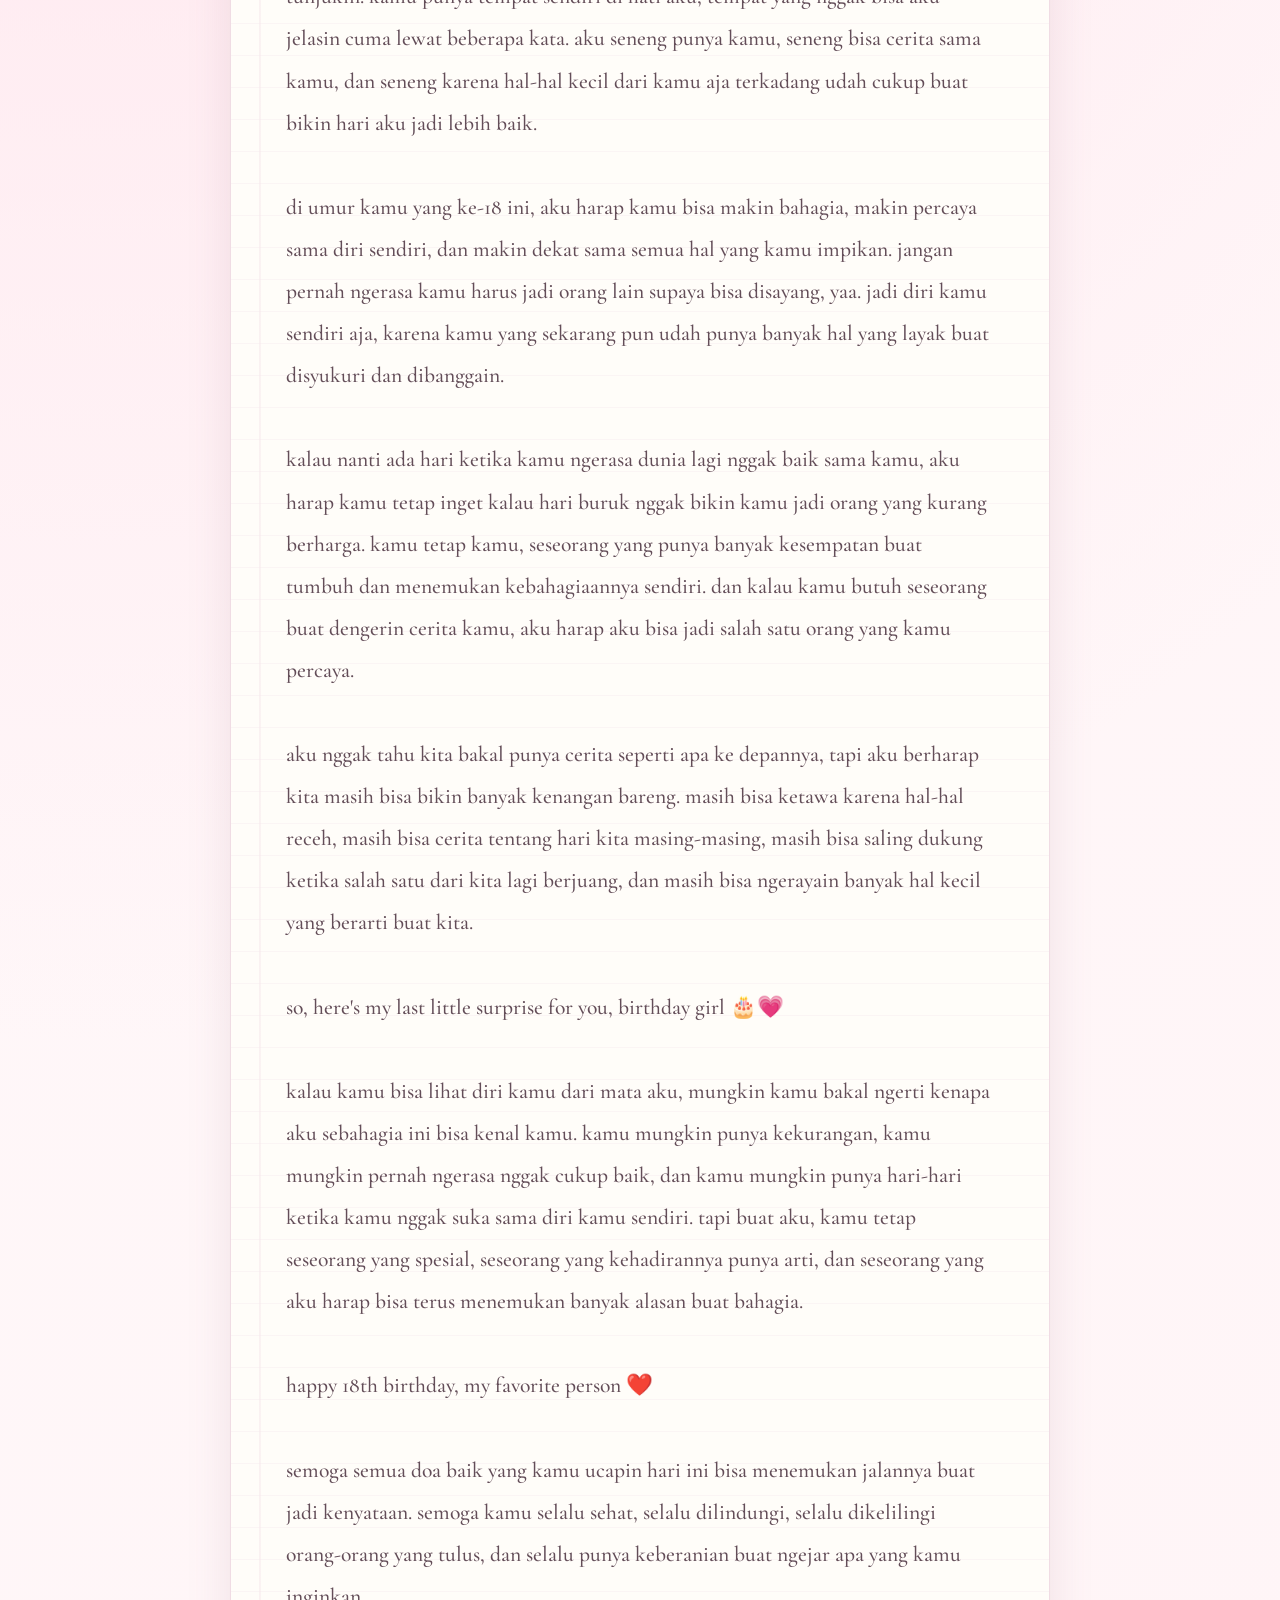
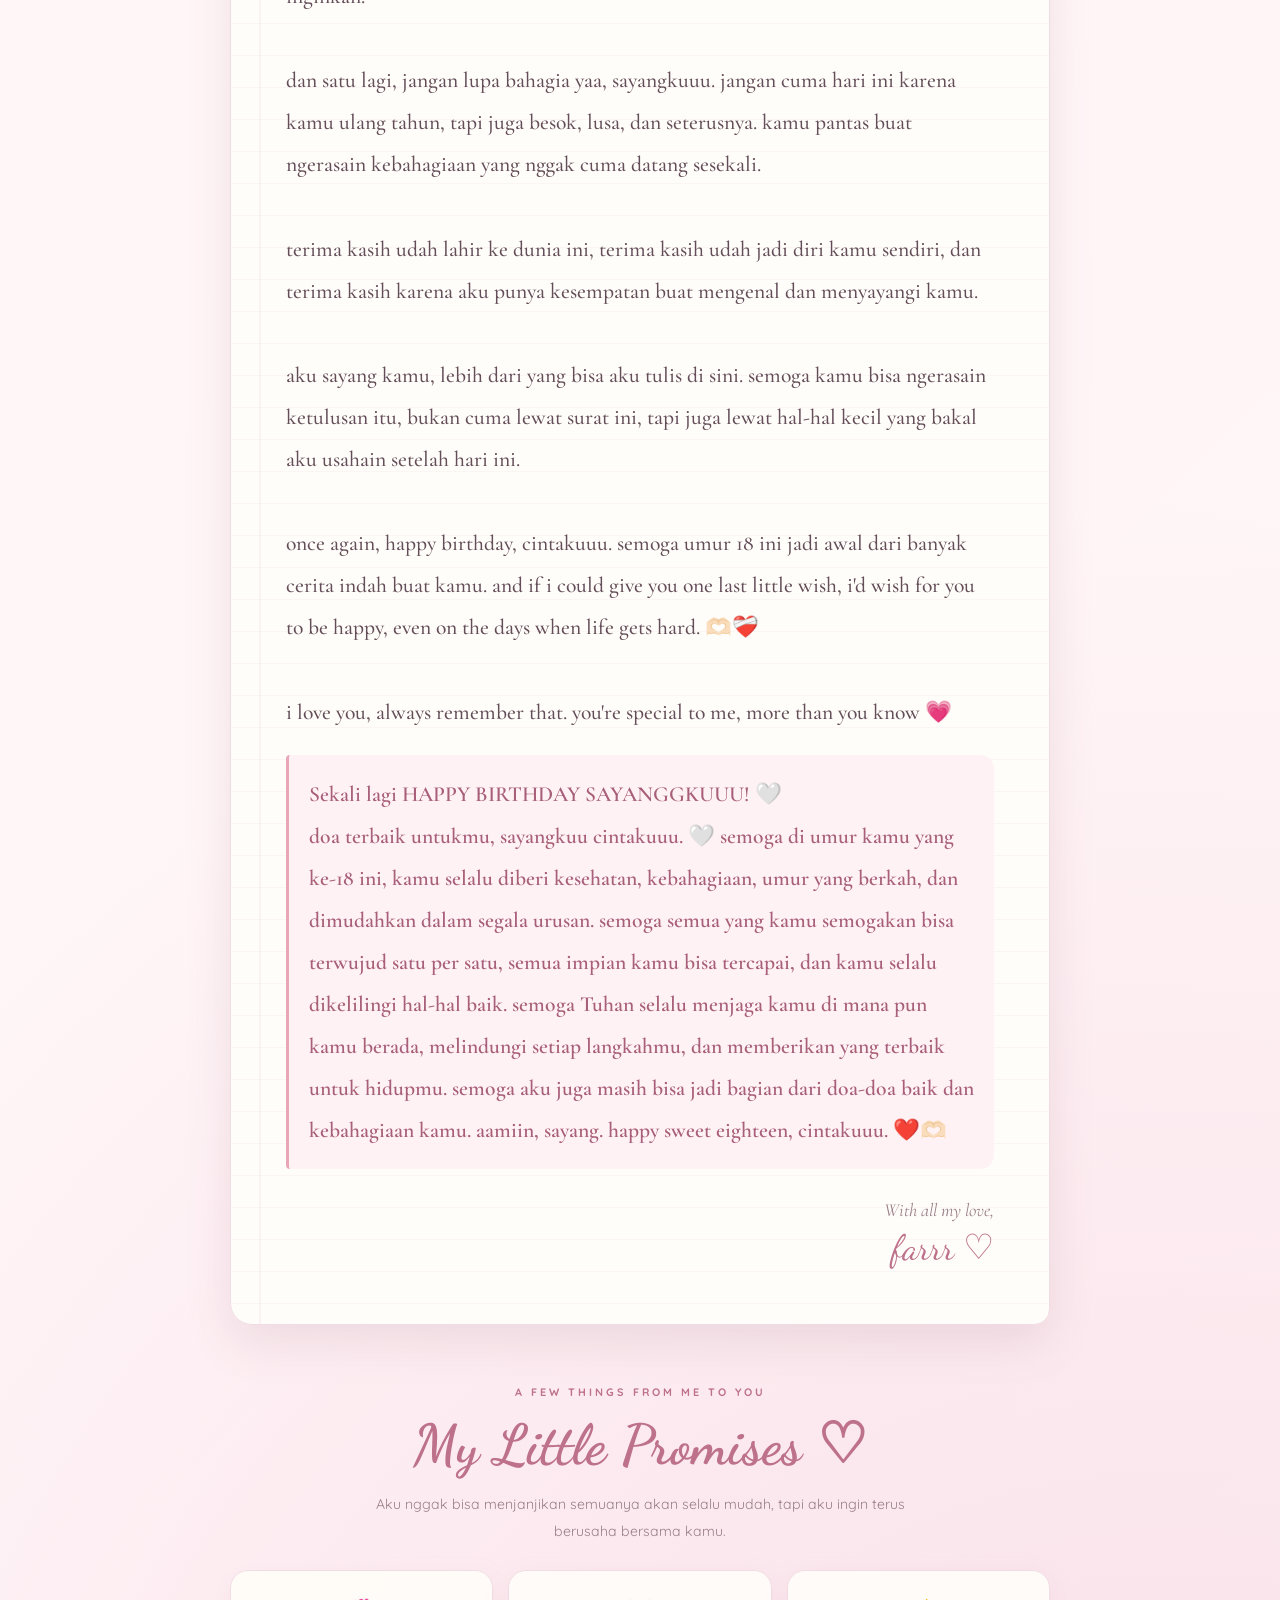
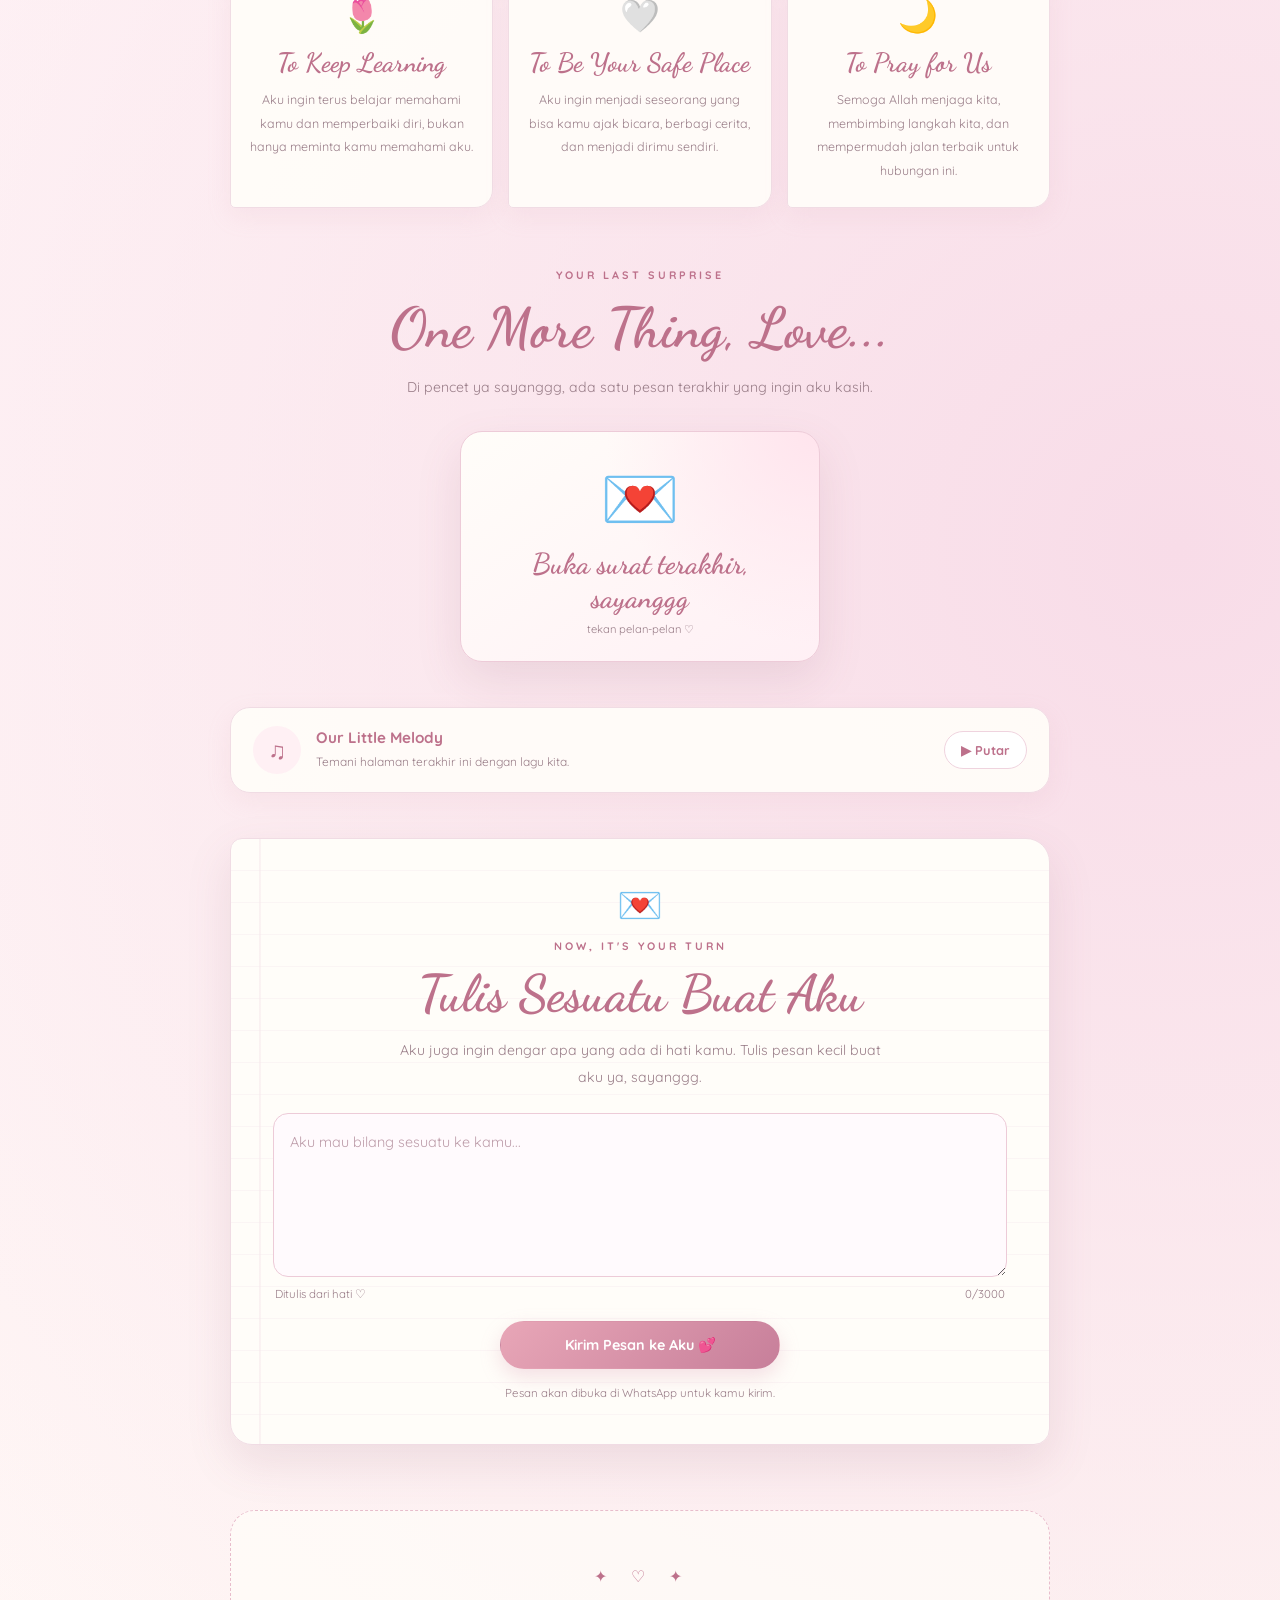
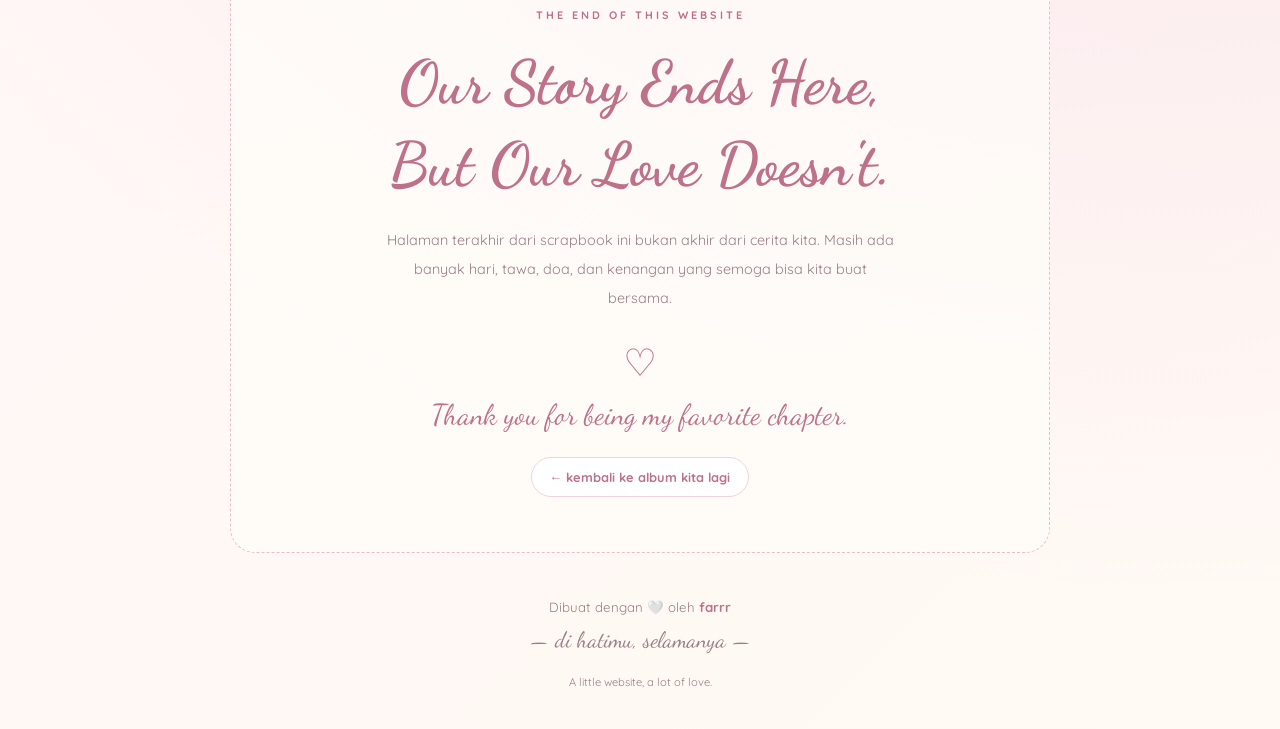
<file: page3.html>
<!DOCTYPE html>
<html lang="id">
<head>
  <meta charset="UTF-8">
  <meta name="viewport" content="width=device-width, initial-scale=1.0">

  <link rel="icon" type="image/png"
        href="IMAGES/love-removebg-preview.png">

  <title>Our Last Little Chapter ♡</title>

  <!-- Font senada dengan Page 2 -->
  <link rel="preconnect" href="https://fonts.googleapis.com">
  <link rel="preconnect" href="https://fonts.gstatic.com" crossorigin>
  <link href="https://fonts.googleapis.com/css2?family=Dancing+Script:wght@500;600;700&family=Cormorant+Garamond:wght@400;500;600;700&family=Quicksand:wght@400;500;600;700&display=swap"
        rel="stylesheet">

  <link rel="stylesheet" href="page3.css">
</head>

<body>
  <div class="background-hearts" id="backgroundHearts"></div>

  <main class="container">

    <!-- Pembuka halaman terakhir -->
    <header class="page-header">
      <span class="chapter-label">OUR FINAL CHAPTER</span>

      <div class="header-heart">♡</div>

      <h1>One Last Little Surprise</h1>

      <p class="subtitle">
        Untuk kamu, rumah ternyaman yang pernah aku temukan.
      </p>

      <div class="chapter-divider">
        <span></span> ♡ <span></span>
      </div>
    </header>

    <!-- Surat utama -->
    <section class="scrapbook-card letter-card">
      <div class="tape tape-left"></div>
      <div class="tape tape-right"></div>

      <div class="letter-top">
        <span class="tiny-label">A LETTER FROM MY HEART</span>
        <div class="letter-stamp">LOVE<br>♡<br>YOU</div>
      </div>

      <h2>Untuk Cintaakuu Sayangggg</h2>

      <div class="letter-content">
        <p>hehehe, masih ada satu lagi nih buat kamu, sayanggg. mungkin ini jadi bagian terakhir dari semua ucapan yang aku kasih buat kamu hari ini, tapi aku harap bukan jadi hal terakhir yang bikin kamu senyum hari ini yaa. 🥹❤️

aku cuma mau bilang sekali lagi kalau aku bersyukur banget bisa kenal kamu dan bisa punya kamu di hidup aku. dari sekian banyak orang yang ada di dunia ini, ternyata aku bisa ketemu sama kamu, bisa punya cerita sama kamu, dan bisa sayang sama seseorang sedalam ini. rasanya seneng banget bisa jadi salah satu orang yang ikut nemenin perjalanan kamu sampai di umur 18 tahun ini.

aku tahu aku bukan pacar yang sempurna. aku masih sering salah, masih punya banyak kekurangan, dan masih harus belajar banyak hal tentang gimana caranya mencintai seseorang dengan benar. tapi kalau ada satu hal yang pengen aku pertahanin, itu adalah keinginan aku buat terus belajar jadi lebih baik buat diri aku sendiri dan buat hubungan kita.

maaf yaa, sayang, kalau selama ini aku belum selalu bisa bikin kamu bahagia. maaf kalau ada sikap aku yang bikin kamu kecewa atau ada kata-kata aku yang masih suka bikin kamu kepikiran. aku nggak mau kamu cuma denger janji manis dari aku, aku pengen kamu juga bisa lihat usaha aku buat berubah. aku pengen kita sama-sama punya hubungan yang bikin kita nyaman, bukan hubungan yang bikin kita terus-terusan ngerasa capek.

and honestly, you mean a lot to me. lebih dari yang mungkin selama ini bisa aku tunjukin. kamu punya tempat sendiri di hati aku, tempat yang nggak bisa aku jelasin cuma lewat beberapa kata. aku seneng punya kamu, seneng bisa cerita sama kamu, dan seneng karena hal-hal kecil dari kamu aja terkadang udah cukup buat bikin hari aku jadi lebih baik.

di umur kamu yang ke-18 ini, aku harap kamu bisa makin bahagia, makin percaya sama diri sendiri, dan makin dekat sama semua hal yang kamu impikan. jangan pernah ngerasa kamu harus jadi orang lain supaya bisa disayang, yaa. jadi diri kamu sendiri aja, karena kamu yang sekarang pun udah punya banyak hal yang layak buat disyukuri dan dibanggain.

kalau nanti ada hari ketika kamu ngerasa dunia lagi nggak baik sama kamu, aku harap kamu tetap inget kalau hari buruk nggak bikin kamu jadi orang yang kurang berharga. kamu tetap kamu, seseorang yang punya banyak kesempatan buat tumbuh dan menemukan kebahagiaannya sendiri. dan kalau kamu butuh seseorang buat dengerin cerita kamu, aku harap aku bisa jadi salah satu orang yang kamu percaya.

aku nggak tahu kita bakal punya cerita seperti apa ke depannya, tapi aku berharap kita masih bisa bikin banyak kenangan bareng. masih bisa ketawa karena hal-hal receh, masih bisa cerita tentang hari kita masing-masing, masih bisa saling dukung ketika salah satu dari kita lagi berjuang, dan masih bisa ngerayain banyak hal kecil yang berarti buat kita.

so, here's my last little surprise for you, birthday girl 🎂💗

kalau kamu bisa lihat diri kamu dari mata aku, mungkin kamu bakal ngerti kenapa aku sebahagia ini bisa kenal kamu. kamu mungkin punya kekurangan, kamu mungkin pernah ngerasa nggak cukup baik, dan kamu mungkin punya hari-hari ketika kamu nggak suka sama diri kamu sendiri. tapi buat aku, kamu tetap seseorang yang spesial, seseorang yang kehadirannya punya arti, dan seseorang yang aku harap bisa terus menemukan banyak alasan buat bahagia.

happy 18th birthday, my favorite person ❤️

semoga semua doa baik yang kamu ucapin hari ini bisa menemukan jalannya buat jadi kenyataan. semoga kamu selalu sehat, selalu dilindungi, selalu dikelilingi orang-orang yang tulus, dan selalu punya keberanian buat ngejar apa yang kamu inginkan.

dan satu lagi, jangan lupa bahagia yaa, sayangkuuu. jangan cuma hari ini karena kamu ulang tahun, tapi juga besok, lusa, dan seterusnya. kamu pantas buat ngerasain kebahagiaan yang nggak cuma datang sesekali.

terima kasih udah lahir ke dunia ini, terima kasih udah jadi diri kamu sendiri, dan terima kasih karena aku punya kesempatan buat mengenal dan menyayangi kamu.

aku sayang kamu, lebih dari yang bisa aku tulis di sini. semoga kamu bisa ngerasain ketulusan itu, bukan cuma lewat surat ini, tapi juga lewat hal-hal kecil yang bakal aku usahain setelah hari ini.

once again, happy birthday, cintakuuu. semoga umur 18 ini jadi awal dari banyak cerita indah buat kamu. and if i could give you one last little wish, i'd wish for you to be happy, even on the days when life gets hard. 🫶🏻❤️‍🩹

i love you, always remember that. you're special to me, more than you know 💗
        </p>
        <p class="birthday-wish"> Sekali lagi HAPPY BIRTHDAY SAYANGGKUUU! 🤍
         doa terbaik untukmu, sayangkuu cintakuuu. 🤍 semoga di umur kamu yang ke-18 ini, kamu selalu diberi kesehatan, kebahagiaan, umur yang berkah, dan dimudahkan dalam segala urusan. semoga semua yang kamu semogakan bisa terwujud satu per satu, semua impian kamu bisa tercapai, dan kamu selalu dikelilingi hal-hal baik. semoga Tuhan selalu menjaga kamu di mana pun kamu berada, melindungi setiap langkahmu, dan memberikan yang terbaik untuk hidupmu. semoga aku juga masih bisa jadi bagian dari doa-doa baik dan kebahagiaan kamu. aamiin, sayang. happy sweet eighteen, cintakuuu. ❤️🫶🏻
        </p>
      </div>

      <div class="letter-signature">
        With all my love,
        <span>farrr ♡</span>
      </div>
    </section>

    <!-- Tiga janji kecil -->
    <section class="promise-section">
      <p class="tiny-label">A FEW THINGS FROM ME TO YOU</p>
      <h2 class="section-title">My Little Promises ♡</h2>

      <p class="section-description">
        Aku nggak bisa menjanjikan semuanya akan selalu mudah,
        tapi aku ingin terus berusaha bersama kamu.
      </p>

      <div class="promise-grid">
        <article class="promise-card">
          <span class="promise-icon">🌷</span>
          <h3>To Keep Learning</h3>
          <p>
            Aku ingin terus belajar memahami kamu dan memperbaiki
            diri, bukan hanya meminta kamu memahami aku.
          </p>
        </article>

        <article class="promise-card">
          <span class="promise-icon">🤍</span>
          <h3>To Be Your Safe Place</h3>
          <p>
            Aku ingin menjadi seseorang yang bisa kamu ajak bicara,
            berbagi cerita, dan menjadi dirimu sendiri.
          </p>
        </article>

        <article class="promise-card">
          <span class="promise-icon">🌙</span>
          <h3>To Pray for Us</h3>
          <p>
            Semoga Allah menjaga kita, membimbing langkah kita,
            dan mempermudah jalan terbaik untuk hubungan ini.
          </p>
        </article>
      </div>
    </section>

    <!-- Hadiah terakhir: amplop digital -->
    <section class="final-surprise-section">
      <p class="tiny-label">YOUR LAST SURPRISE</p>
      <h2 class="section-title">One More Thing, Love...</h2>

      <p class="section-description">
       Di pencet ya sayanggg,
        ada satu pesan terakhir yang ingin aku kasih.
      </p>

      <button
        class="envelope-button"
        id="envelopeBtn"
        type="button"
        aria-expanded="false"
        aria-controls="finalMessage">

        <span class="envelope-icon" aria-hidden="true">💌</span>
        <span class="envelope-text">Buka surat terakhir, sayanggg</span>
        <span class="envelope-hint">tekan pelan-pelan ♡</span>
      </button>

      <article class="final-message" id="finalMessage" hidden>
        <div class="final-message-heart">♡</div>

        <h3>Kalau suatu hari kamu lupa...</h3>

        <p>
          Tolong ingat kalau kamu pernah menjadi bagian paling
          indah dalam hari-hariku.

          Aku mungkin nggak selalu pandai menunjukkan rasa sayang,
          dan aku tahu aku masih punya banyak hal untuk diperbaiki.
          Tapi perasaanku ke kamu bukan sesuatu yang ingin aku
          anggap sepele.

          Terima kasih sudah hadir, sudah bertahan melewati hari-hari
          kita, dan sudah memberikan banyak alasan untuk tersenyum.

          Aku nggak tahu semua hal yang akan terjadi di masa depan.
          Tapi aku berharap kita bisa terus tumbuh, saling menghargai,
          dan menyerahkan jalan kita kepada Allah.

          <strong>
            Happy birthday, cintakuuu.
            Semoga kamu selalu dikelilingi kebaikan.
            I love you, more than these little pages can ever say. 🤍
          </strong>
        </p>

        <div class="final-signature">Always yours, farrr ♡</div>
      </article>
    </section>

    <!-- Musik -->
    <section class="music-card">
      <div class="music-icon">♫</div>

      <div class="music-info">
        <h3>Our Little Melody</h3>
        <p>Temani halaman terakhir ini dengan lagu kita.</p>
      </div>

      <button
        class="music-btn"
        id="musicBtn"
        type="button"
        aria-pressed="false">
        ▶ Putar
      </button>

      <audio id="popSound" src="MUSIC/1.mp3" preload="auto"></audio>

      <audio id="bgMusic" loop preload="none">
        <source src="MUSIC/athousandyears.mp3" type="audio/mpeg">
      </audio>
    </section>

    <!-- Balasan WhatsApp -->
    <section class="scrapbook-card response-card">
      <div class="response-sticker">💌</div>

      <p class="tiny-label">NOW, IT'S YOUR TURN</p>

      <h2>Tulis Sesuatu Buat Aku</h2>

      <p class="response-description">
        Aku juga ingin dengar apa yang ada di hati kamu.
        Tulis pesan kecil buat aku ya, sayanggg.
      </p>

      <textarea
        id="response"
        rows="5"
        maxlength="3000"
        placeholder="Aku mau bilang sesuatu ke kamu..."
        aria-label="Pesan untuk dikirim ke WhatsApp"></textarea>

      <div class="textarea-footer">
        <span>Ditulis dari hati ♡</span>
        <span id="charCount">0/3000</span>
      </div>

      <button class="primary-btn send-btn" id="sendBtn" type="button">
        Kirim Pesan ke Aku 💕
      </button>

      <p class="privacy-note">
        Pesan akan dibuka di WhatsApp untuk kamu kirim.
      </p>
    </section>

    <!-- Penutup -->
    <section class="ending-section">
      <div class="ending-stars">✦　♡　✦</div>

      <p class="tiny-label">THE END OF THIS WEBSITE</p>

      <h2>Our Story Ends Here,<br>But Our Love Doesn't.</h2>

      <p class="ending-text">
        Halaman terakhir dari scrapbook ini bukan akhir dari cerita kita.
        Masih ada banyak hari, tawa, doa, dan kenangan yang semoga
        bisa kita buat bersama.
      </p>

      <div class="ending-heart">♡</div>

      <p class="ending-note">Thank you for being my favorite chapter.</p>

      <a href="page2.html" class="back-link">
        ← kembali ke album kita lagi
      </a>
    </section>

    <footer class="footer">
      <p>Dibuat dengan 🤍 oleh <strong>farrr</strong></p>
      <span>— di hatimu, selamanya —</span>
      <p class="footer-small">A little website, a lot of love.</p>
    </footer>

  </main>

  <div class="toast" id="toast" role="status" aria-live="polite"></div>

  <script src="page3.js"></script>
</body>
</html>
</file>
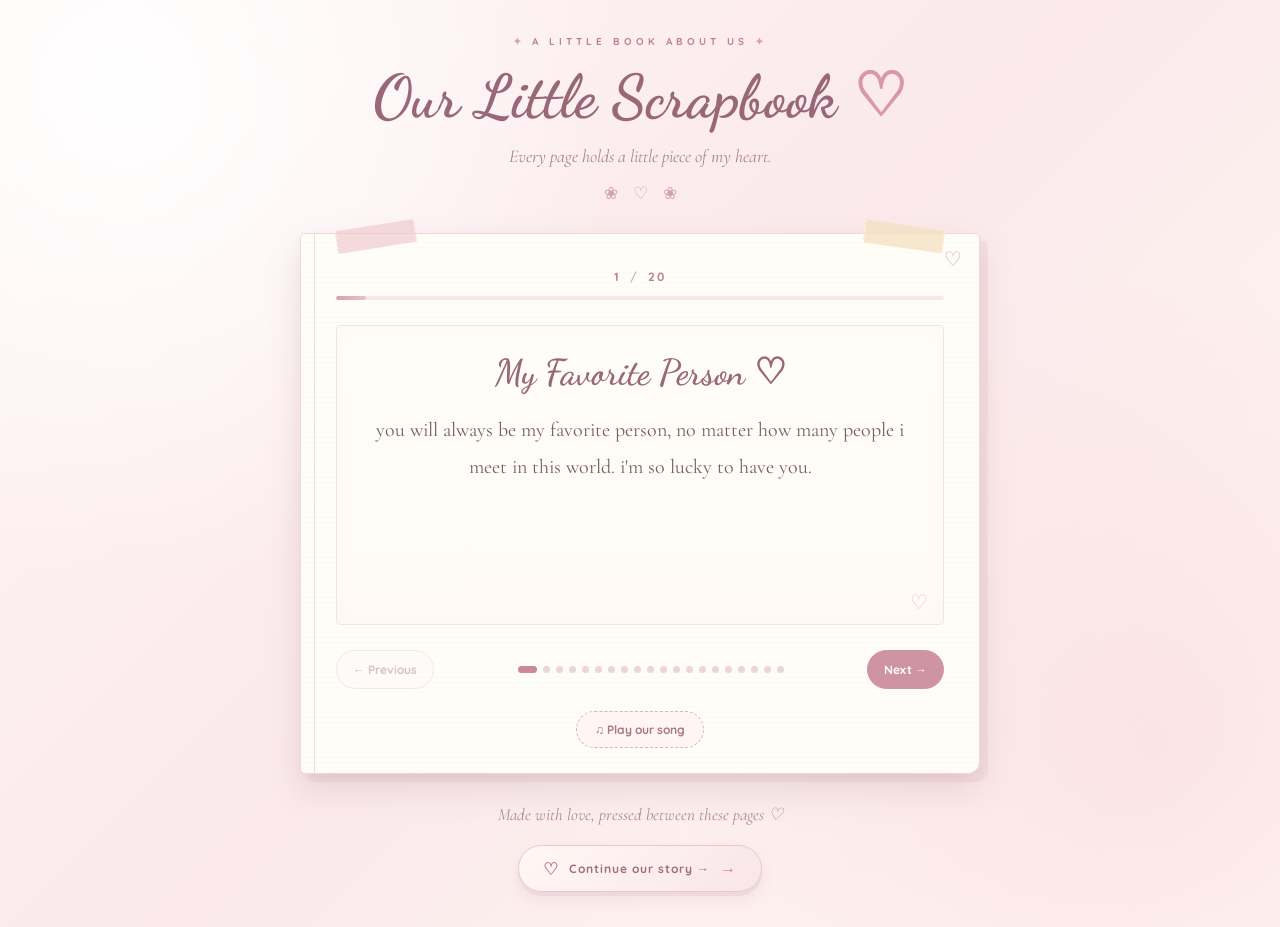
<file: scrapbok.html>
<!DOCTYPE html>
<html lang="id">
<head>
  <meta charset="UTF-8">
  <meta name="viewport" content="width=device-width, initial-scale=1.0">

  <title>Our Little Scrapbook ♡</title>

  <!-- Google Fonts -->
  <link rel="preconnect" href="https://fonts.googleapis.com">
  <link rel="preconnect" href="https://fonts.gstatic.com" crossorigin>
  <link href="https://fonts.googleapis.com/css2?family=Cormorant+Garamond:wght@400;500;600;700&family=Dancing+Script:wght@500;600;700&family=Quicksand:wght@400;500;600;700&display=swap" rel="stylesheet">

  <!-- File CSS -->
  <link rel="stylesheet" href="style2.css">
</head>

<body>

  <!-- Background hearts -->
  <div class="background-hearts" id="backgroundHearts"></div>

  <main class="scrapbook">

    <!-- Header -->
    <header class="scrapbook-header">
      <p class="eyebrow">
        <span>✦</span>
        A LITTLE BOOK ABOUT US
        <span>✦</span>
      </p>

      <h1>Our Little Scrapbook <span>♡</span></h1>

      <p class="subtitle">
        Every page holds a little piece of my heart.
      </p>

      <div class="header-flourish" aria-hidden="true">
        ❀ &nbsp; ♡ &nbsp; ❀
      </div>
    </header>

    <!-- Scrapbook book -->
    <section class="book">

      <div class="book-decoration" aria-hidden="true">♡</div>

      <!-- Decorative tape -->
      <span class="paper-tape tape-left" aria-hidden="true"></span>
      <span class="paper-tape tape-right" aria-hidden="true"></span>

      <!-- Page counter -->
      <div class="page-counter">
        <span id="currentPage">1</span>
        <span class="counter-divider">/</span>
        <span id="totalPages">25</span>
      </div>

      <!-- Progress bar -->
      <div class="progress-track">
        <div class="progress-bar" id="progressBar"></div>
      </div>

      <!-- Page content generated by JavaScript -->
      <article class="page-content" id="pageContent">
        <p class="loading">Loading little memories... ♡</p>
      </article>

      <!-- Navigation buttons -->
      <nav class="page-navigation" aria-label="Navigasi scrapbook">

        <button
          id="prevBtn"
          class="nav-btn"
          type="button"
        >
          ← Previous
        </button>

        <div id="pageDots" class="page-dots"></div>

        <button
          id="nextBtn"
          class="nav-btn primary"
          type="button"
        >
          Next →
        </button>

      </nav>

      <!-- Background music -->
      <div class="music-area">
        <button
          id="musicBtn"
          class="music-btn"
          type="button"
        >
          ♫ Play our song
        </button>

        <audio id="backgroundMusic" loop preload="none">
          <source
            src="img/gluesong.mp3"
            type="audio/mpeg"
          >
        </audio>
      </div>

    </section>

    <!-- Footer -->
    <footer class="scrapbook-footer">
      <p>
        Made with love, pressed between these pages ♡
      </p>

      <a href="page3.html" class="next-page-link">
        Continue our story →
      </a>
    </footer>

  </main>

  <!-- Toast notification -->
  <div
    id="toast"
    class="toast"
    aria-live="polite"
  ></div>

  <!-- File JavaScript -->
  <script src="script2.js"></script>

</body>
</html>
</file>
<file: page1.css>
@import url('https://fonts.googleapis.com/css2?family=Nunito:wght@400;500;600;700;800;900&family=Pacifico&display=swap');

:root {
  --pink: #e95791;
  --pink-dark: #b72e69;
  --pink-light: #fff0f6;
  --text: #64384f;
}

* {
  box-sizing: border-box;
}

body {
  margin: 0;
  min-height: 100vh;
  font-family: 'Nunito', sans-serif;
  color: var(--text);
  background: linear-gradient(135deg, #fff0f6, #ffe1ed, #fff8fb);
  overflow-x: hidden;
}

.background-glow {
  position: fixed;
  inset: 0;
  pointer-events: none;
  background:
    radial-gradient(circle at 15% 20%, #ffc3dc88, transparent 32%),
    radial-gradient(circle at 85% 75%, #e9baff66, transparent 35%);
}

.page {
  min-height: 100vh;
  display: grid;
  place-items: center;
  padding: 28px 16px;
  position: relative;
  z-index: 1;
}

.welcome-card {
  width: min(100%, 460px);
  padding: 30px 32px;
  text-align: center;
  border: 1px solid #ffffffd9;
  border-radius: 30px;
  background: #ffffffb8;
  box-shadow:
    0 24px 70px #d75d9630,
    inset 0 1px 0 #ffffff;
  backdrop-filter: blur(18px);
  animation: card-enter 0.8s ease both;
}

@keyframes card-enter {
  from {
    opacity: 0;
    transform: translateY(24px) scale(.97);
  }
  to {
    opacity: 1;
    transform: translateY(0) scale(1);
  }
}

.top-label {
  display: flex;
  justify-content: center;
  align-items: center;
  gap: 10px;
  color: var(--pink-dark);
  font-size: 10px;
  font-weight: 900;
  letter-spacing: 2px;
}

.sparkle {
  color: #f19abd;
  font-size: 16px;
}

.envelope-wrap {
  width: 125px;
  height: 120px;
  position: relative;
  display: grid;
  place-items: center;
  margin: 20px auto 12px;
}

.envelope {
  font-size: 76px;
  filter: drop-shadow(0 10px 12px #e9579130);
  animation: envelope-float 3s ease-in-out infinite;
}

@keyframes envelope-float {
  0%, 100% { transform: translateY(0) rotate(-5deg); }
  50% { transform: translateY(-10px) rotate(5deg); }
}

.mini-heart {
  position: absolute;
  animation: twinkle 2s ease-in-out infinite;
}

.heart-one {
  top: 5px;
  right: 0;
  font-size: 24px;
}

.heart-two {
  left: 0;
  top: 25px;
  animation-delay: .4s;
}

.heart-three {
  right: 4px;
  bottom: 8px;
  animation-delay: .8s;
}

@keyframes twinkle {
  0%, 100% { transform: scale(.8); opacity: .65; }
  50% { transform: scale(1.2); opacity: 1; }
}

.eyebrow {
  margin: 12px 0 8px;
  color: var(--pink);
  font-size: 13px;
  font-weight: 800;
}

h1 {
  margin: 0;
  font-size: clamp(27px, 6vw, 35px);
  line-height: 1.35;
  font-weight: 900;
  letter-spacing: -1px;
}

h1 span {
  display: block;
  color: var(--pink);
}

.description {
  max-width: 330px;
  margin: 15px auto;
  color: #87677a;
  font-size: 14px;
  line-height: 1.8;
}

.divider {
  display: flex;
  align-items: center;
  justify-content: center;
  gap: 12px;
  margin: 22px 0;
  color: var(--pink);
}

.divider span {
  width: 55px;
  height: 1px;
  background: #f4bfd5;
}

form {
  text-align: left;
}

form label {
  display: block;
  margin-bottom: 9px;
  font-size: 13px;
  font-weight: 800;
}

.input-wrap {
  display: flex;
  align-items: center;
  border: 1.5px solid #f0c3d6;
  border-radius: 15px;
  background: #fffafd;
  transition: .25s;
}

.input-wrap:focus-within {
  border-color: var(--pink);
  box-shadow: 0 0 0 4px #e9579118;
}

input {
  min-width: 0;
  width: 100%;
  padding: 14px 15px;
  border: 0;
  outline: 0;
  background: transparent;
  color: var(--text);
  font: inherit;
  font-size: 14px;
}

input::placeholder {
  color: #c09aaf;
}

.eye-button {
  flex-shrink: 0;
  padding: 10px 12px;
  border: 0;
  background: transparent;
  cursor: pointer;
}

.unlock-button,
.next-button {
  display: flex;
  width: 100%;
  min-height: 49px;
  align-items: center;
  justify-content: center;
  gap: 10px;
  margin-top: 13px;
  padding: 13px 18px;
  border: 0;
  border-radius: 15px;
  background: linear-gradient(135deg, #f27eaa, #df4383);
  box-shadow: 0 8px 18px #df43832e;
  color: white;
  font-family: inherit;
  font-size: 14px;
  font-weight: 900;
  text-decoration: none;
  cursor: pointer;
  transition: transform .2s, box-shadow .2s;
}

.unlock-button:hover,
.next-button:hover {
  transform: translateY(-2px);
  box-shadow: 0 12px 24px #df438340;
}

.unlock-button:active,
.next-button:active {
  transform: scale(.98);
}

button:disabled {
  opacity: .7;
  cursor: default;
}

.hidden {
  display: none !important;
}

.next-button {
  background: linear-gradient(135deg, #b95dd6, #e95791);
  animation: reveal .55s ease both;
}

@keyframes reveal {
  from {
    opacity: 0;
    transform: translateY(12px);
  }
  to {
    opacity: 1;
    transform: translateY(0);
  }
}

.message {
  min-height: 22px;
  margin: 12px 0 0;
  font-size: 13px;
  font-weight: 800;
  line-height: 1.6;
}

.message.success {
  color: #26976a;
}

.message.error {
  color: #d43e70;
}

.shake {
  animation: shake .35s ease;
}

@keyframes shake {
  0%, 100% { transform: translateX(0); }
  25% { transform: translateX(-6px); }
  75% { transform: translateX(6px); }
}

.hint {
  display: flex;
  justify-content: center;
  align-items: flex-start;
  gap: 7px;
  margin-top: 21px;
  color: #a77d94;
  font-size: 11px;
  line-height: 1.7;
}

footer {
  margin-top: 22px;
  color: #bd91a7;
  font-size: 10px;
  letter-spacing: .4px;
}

.floating-heart {
  position: fixed;
  bottom: -30px;
  z-index: 0;
  pointer-events: none;
  animation: float-up linear forwards;
  opacity: .7;
}

@keyframes float-up {
  from {
    transform: translateY(0) rotate(0deg);
    opacity: 0;
  }
  15% { opacity: .75; }
  to {
    transform: translateY(-110vh) rotate(35deg);
    opacity: 0;
  }
}

@media (max-width: 480px) {
  .page {
    padding: 18px 13px;
  }

  .welcome-card {
    padding: 25px 21px;
    border-radius: 25px;
  }

  .description {
    font-size: 13px;
  }

  .envelope-wrap {
    margin-top: 15px;
  }
}

@media (prefers-reduced-motion: reduce) {
  *, *::before, *::after {
    animation-duration: .01ms !important;
    animation-iteration-count: 1 !important;
    scroll-behavior: auto !important;
  }
}
</file>
<file: style.css>
@import url('https://fonts.googleapis.com/css2?family=Great+Vibes&family=Poppins:wght@300;400;500;600;700&display=swap');

:root {
  --rose: #ef709d;
  --rose-dark: #d94e83;
  --rose-light: #fff0f6;
  --plum: #78506a;
  --muted: #987e91;
  --glass: rgba(255, 255, 255, .76);
  --shadow: 0 18px 50px rgba(171, 94, 133, .13);
}

* {
  box-sizing: border-box;
}

html {
  scroll-behavior: smooth;
}

body {
  margin: 0;
  min-height: 100vh;
  color: var(--plum);
  font-family: 'Poppins', sans-serif;
  background:
    radial-gradient(circle at 8% 8%, rgba(255, 190, 215, .55), transparent 28rem),
    radial-gradient(circle at 92% 28%, rgba(211, 194, 255, .48), transparent 30rem),
    linear-gradient(135deg, #fff8fb, #fff0f6 48%, #f6f0ff);
  background-attachment: fixed;
}

body::before,
body::after {
  content: "";
  position: fixed;
  z-index: -1;
  width: 260px;
  height: 260px;
  border-radius: 50%;
  filter: blur(65px);
  opacity: .45;
  pointer-events: none;
}

body::before {
  background: #ffb6d0;
  top: 8%;
  left: -130px;
}

body::after {
  background: #c9b4ff;
  bottom: 3%;
  right: -130px;
}

.wrap {
  width: min(100% - 30px, 920px);
  margin: 0 auto;
  padding: 34px 0 30px;
}

.card,
.calendar,
.carousel,
.open-when .ow-card,
.love-item {
  background: var(--glass);
  border: 1px solid rgba(255, 255, 255, .88);
  box-shadow: var(--shadow);
  backdrop-filter: blur(14px);
  -webkit-backdrop-filter: blur(14px);
}

/* HERO */
.hero {
  position: relative;
  overflow: hidden;
  padding: clamp(30px, 6vw, 62px) 24px;
  border-radius: 30px;
  text-align: center;
  animation: rise-in .8s ease both;
}

.hero h1 {
  margin: 0 0 15px;
  color: var(--rose-dark);
  font: clamp(2.6rem, 7vw, 4.7rem)/1.15 'Great Vibes', cursive;
}

.hero p {
  max-width: 650px;
  margin: 0 auto 18px;
  color: var(--muted);
  line-height: 1.9;
  font-size: .98rem;
}

.chip {
  display: inline-flex;
  align-items: center;
  padding: 9px 17px;
  border: 1px solid #f6c7da;
  border-radius: 999px;
  background: #fff2f7;
  color: #b8648b;
  font-size: .8rem;
  font-weight: 600;
}

/* HATI MELAYANG */
.floating-hearts {
  position: absolute;
  inset: 0;
  overflow: hidden;
  pointer-events: none;
}

.floating-hearts span {
  position: absolute;
  bottom: -30px;
  width: 14px;
  height: 14px;
  transform: rotate(45deg);
  background: rgba(239, 112, 157, .32);
  animation: float-heart calc(7s + var(--i) * .6s) linear infinite;
  animation-delay: calc(var(--i) * -.8s);
}

.floating-hearts span::before,
.floating-hearts span::after {
  content: "";
  position: absolute;
  width: 14px;
  height: 14px;
  border-radius: 50%;
  background: inherit;
}

.floating-hearts span::before {
  top: -7px;
  left: 0;
}

.floating-hearts span::after {
  left: -7px;
  top: 0;
}

/* JUDUL SECTION */
.heading {
  margin: 48px 0 8px;
  color: #9b5d80;
  text-align: center;
  font: clamp(2rem, 5vw, 3rem)/1.25 'Great Vibes', cursive;
}

.sub {
  margin: 0 0 19px;
  text-align: center;
  color: #b58ba4;
  font-size: .85rem;
}

/* SURAT CINTA */
.letter {
  padding: clamp(22px, 4vw, 38px);
  border-radius: 25px;
  line-height: 1.95;
  font-size: .94rem;
}

.letter h3 {
  margin: 0 0 18px;
  color: var(--rose-dark);
  font-size: 1.08rem;
}

.letter p {
  margin: 0 0 16px;
  white-space: pre-line;
}

.letter p:last-child {
  margin-bottom: 0;
}

/* GALERI FOTO */
.carousel {
  position: relative;
  overflow: hidden;
  padding: 15px;
  border-radius: 25px;
}

.carousel-track {
  display: flex;
  align-items: center;
  gap: 14px;
  transition: transform .55s cubic-bezier(.2, .75, .25, 1);
  touch-action: pan-y;
  cursor: grab;
}

.carousel-track:active {
  cursor: grabbing;
}

.carousel-track img {
  flex: 0 0 calc((100% - 28px) / 3);
  width: calc((100% - 28px) / 3);
  height: clamp(150px, 27vw, 280px);
  object-fit: cover;
  border-radius: 17px;
  opacity: .65;
  transform: scale(.92);
  transition: opacity .35s, transform .35s, box-shadow .35s;
  user-select: none;
  -webkit-user-drag: none;
}

.carousel-track img.active {
  opacity: 1;
  transform: scale(1);
  box-shadow: 0 12px 26px rgba(161, 86, 127, .2);
}

.carousel-dots {
  display: flex;
  justify-content: center;
  gap: 8px;
  margin: 17px 0 0;
}

.dot {
  width: 8px;
  height: 8px;
  border: 0;
  padding: 0;
  border-radius: 20px;
  background: #e8c6d8;
  cursor: pointer;
  transition: width .25s, background .25s;
}

.dot.active {
  width: 23px;
  background: var(--rose);
}

/* TOMBOL */
.video-surprise {
  display: flex;
  justify-content: center;
  margin: 28px 0 12px;
}

.video-surprise button,
.hug-btn {
  border: 0;
  border-radius: 999px;
  padding: 14px 24px;
  color: white;
  background: linear-gradient(110deg, #f47da7, #bd8ee8);
  box-shadow: 0 10px 24px rgba(220, 104, 157, .24);
  font: 600 .9rem 'Poppins', sans-serif;
  cursor: pointer;
  transition: transform .2s, box-shadow .2s;
}

.video-surprise button:hover,
.hug-btn:hover {
  transform: translateY(-2px);
  box-shadow: 0 14px 28px rgba(220, 104, 157, .3);
}

/* POPUP */
.popup {
  position: fixed;
  inset: 0;
  z-index: 1000;
  display: none;
  align-items: center;
  justify-content: center;
  padding: 18px;
  background: rgba(65, 38, 59, .48);
  backdrop-filter: blur(8px);
}

.popup.show {
  display: flex;
  animation: fade-in .2s ease;
}

.popup-content {
  position: relative;
  width: min(100%, 490px);
  max-height: 90vh;
  overflow: auto;
  padding: 32px 24px 26px;
  border-radius: 25px;
  background: #fff9fc;
  border: 1px solid white;
  box-shadow: 0 25px 80px rgba(61, 31, 52, .25);
  text-align: center;
}

.popup-content h3 {
  margin: 0 24px 15px;
  color: var(--rose-dark);
  line-height: 1.5;
}

.popup-content p {
  line-height: 1.8;
  color: var(--muted);
}

.close-btn {
  position: absolute;
  top: 9px;
  right: 15px;
  font-size: 30px;
  line-height: 1;
  color: #a76e8f;
  cursor: pointer;
}

.video-popup-content video {
  display: block;
  width: 100%;
  max-height: 65vh;
  margin: 12px auto 0;
  border-radius: 15px;
  background: #241b25;
}

/* TIMELINE */
.timeline {
  padding: 25px;
  border-radius: 24px;
}

.event {
  position: relative;
  padding: 4px 0 24px 26px;
  border-left: 2px solid #f3c3d8;
  line-height: 1.8;
}

.event:last-child {
  padding-bottom: 4px;
  border-left-color: transparent;
}

.event::before {
  content: "♡";
  position: absolute;
  left: -13px;
  top: 0;
  width: 24px;
  height: 24px;
  display: grid;
  place-items: center;
  border-radius: 50%;
  color: white;
  background: var(--rose);
  font-size: 12px;
}

.date {
  margin-bottom: 5px;
  color: var(--rose-dark);
  font-weight: 700;
  font-size: .9rem;
}

/* 10 HAL YANG DISUKAI */
.grid {
  display: grid;
  grid-template-columns: repeat(2, minmax(0, 1fr));
  gap: 12px;
}

.love-item {
  padding: 17px;
  border-radius: 17px;
  line-height: 1.7;
  font-size: .88rem;
}

.love-item b {
  display: inline-block;
  margin-right: 5px;
  color: var(--rose-dark);
}

/* BUKA SAAT KAMU */
.open-when {
  display: grid;
  grid-template-columns: repeat(3, minmax(0, 1fr));
  gap: 13px;
}

.ow-card {
  padding: 18px;
  border-radius: 19px;
  overflow: hidden;
}

.ow-card header {
  color: var(--rose-dark);
  font-weight: 700;
  margin-bottom: 8px;
}

.ow-card label {
  color: #ad7b9a;
  font-size: .78rem;
  text-decoration: underline;
  cursor: pointer;
}

.ow-card input {
  display: block;
  margin: 12px 0 0;
  accent-color: var(--rose);
}

.ow-card .body {
  display: none;
  margin-top: 12px;
  font-size: .83rem;
  line-height: 1.8;
  color: #886d80;
  white-space: pre-line;
}

.ow-card input:checked ~ .body {
  display: block;
  animation: fade-in .25s ease;
}

/* KALENDER */
.calendar {
  margin-top: 42px;
  padding: 25px;
  border-radius: 25px;
  text-align: center;
}

.calendar h2 {
  margin: 0 0 6px;
  color: var(--rose-dark);
  font: 2.4rem 'Great Vibes', cursive;
}

.calendar h3 {
  margin: 0 0 20px;
  color: var(--muted);
  font-size: .82rem;
  font-weight: 400;
}

.calendar table {
  width: 100%;
  max-width: 540px;
  margin: auto;
  border-spacing: 5px;
  table-layout: fixed;
}

.calendar th {
  padding: 8px 0;
  color: #b77998;
  font-size: .78rem;
}

.calendar td {
  height: 40px;
  border-radius: 11px;
  background: rgba(255, 239, 247, .8);
  color: #89677e;
  font-size: .85rem;
}

.calendar td:empty {
  background: transparent;
}

.calendar .birthday {
  color: white;
  background: linear-gradient(135deg, #f47da7, #bd8ee8);
  font-weight: 700;
  cursor: pointer;
  box-shadow: 0 6px 15px rgba(220, 104, 157, .25);
}

.calendar .birthday:hover {
  transform: scale(1.06);
}

/* TOMBOL LANJUT */
.hug-btn {
  display: block;
  margin: 28px auto 0;
  min-width: 190px;
}

/* CONFETTI */
#confetti-canvas {
  position: fixed;
  inset: 0;
  z-index: 1100;
  pointer-events: none;
  width: 100%;
  height: 100%;
}

footer {
  padding: 34px 8px 8px;
  color: #b58ba4;
  text-align: center;
  font-size: .78rem;
  letter-spacing: .3px;
}

/* ANIMASI */
@keyframes rise-in {
  from {
    opacity: 0;
    transform: translateY(18px);
  }
  to {
    opacity: 1;
    transform: translateY(0);
  }
}

@keyframes fade-in {
  from { opacity: 0; }
  to { opacity: 1; }
}

@keyframes float-heart {
  0% {
    opacity: 0;
    transform: translateY(0) rotate(45deg);
  }
  15% { opacity: .8; }
  100% {
    opacity: 0;
    transform: translateY(-110vh) rotate(45deg);
  }
}

/* RESPONSIVE HP */
@media (max-width: 650px) {
  .wrap {
    width: min(100% - 22px, 920px);
    padding-top: 15px;
  }

  .hero {
    border-radius: 23px;
  }

  .carousel {
    padding: 9px;
  }

  .carousel-track {
    gap: 8px;
  }

  .carousel-track img {
    flex-basis: calc((100% - 16px) / 3);
    width: calc((100% - 16px) / 3);
    height: clamp(125px, 32vw, 210px);
    border-radius: 12px;
  }

  .grid {
    grid-template-columns: 1fr;
  }

  .open-when {
    grid-template-columns: 1fr;
  }

  .calendar {
    padding: 18px 9px;
  }

  .calendar table {
    border-spacing: 3px;
  }

  .calendar td {
    height: 35px;
    font-size: .76rem;
  }

  .calendar th {
    font-size: .68rem;
  }

  .letter {
    font-size: .88rem;
  }
}

@media (prefers-reduced-motion: reduce) {
  *,
  *::before,
  *::after {
    animation-duration: .01ms !important;
    animation-iteration-count: 1 !important;
    scroll-behavior: auto !important;
    transition-duration: .01ms !important;
  }
}

/* ===== AESTHETIC TYPOGRAPHY ===== */

/* Font dasar seluruh halaman */
body {
  font-family: 'Poppins', sans-serif;
  font-weight: 400;
  letter-spacing: 0.1px;
  line-height: 1.85;
  -webkit-font-smoothing: antialiased;
}

/* Judul utama */
.hero h1 {
  font-family: 'Great Vibes', cursive;
  font-size: clamp(3.2rem, 8vw, 5.2rem);
  font-weight: 400;
  letter-spacing: 0.5px;
  line-height: 1.3;
}

/* Semua heading section */
.heading,
.calendar h2 {
  font-family: 'Great Vibes', cursive;
  font-weight: 400;
  font-size: clamp(2.5rem, 6vw, 3.4rem);
  letter-spacing: 0.3px;
}

/* Isi surat cinta */
.letter {
  font-family: 'Cormorant Garamond', serif;
  font-size: clamp(1.08rem, 2.5vw, 1.25rem);
  line-height: 2;
  letter-spacing: 0.15px;
}

.letter h3 {
  font-family: 'Cormorant Garamond', serif;
  font-size: clamp(1.35rem, 3vw, 1.7rem);
  font-weight: 600;
  letter-spacing: 0.2px;
}

/* Paragraf pendamping */
.hero p,
.sub,
.calendar h3 {
  font-family: 'Poppins', sans-serif;
  font-weight: 300;
  letter-spacing: 0.3px;
}

/* Timeline dan kartu kenangan */
.event,
.love-item,
.ow-card .body {
  font-family: 'Poppins', sans-serif;
  font-size: 0.88rem;
  line-height: 1.9;
}

/* Tombol */
.video-surprise button,
.hug-btn {
  font-family: 'Poppins', sans-serif;
  font-size: 0.82rem;
  font-weight: 600;
  letter-spacing: 1px;
}

/* Popup */
.popup-content h3 {
  font-family: 'Cormorant Garamond', serif;
  font-size: 1.65rem;
  font-weight: 600;
}

.popup-content p {
  font-family: 'Cormorant Garamond', serif;
  font-size: 1.2rem;
  line-height: 1.9;
}

/* Kalender */
.calendar th,
.calendar td {
  font-family: 'Poppins', sans-serif;
}

/* Footer */
footer {
  font-family: 'Cormorant Garamond', serif;
  font-size: 1rem;
  font-style: italic;
  letter-spacing: 0.5px;
}

/* Font judul yang lebih lucu dan aesthetic */
.hero h1,
.heading,
.calendar h2 {
  font-family: 'Dancing Script', cursive;
  font-weight: 700;
  letter-spacing: 0;
}

/* Ukuran judul utama */
.hero h1 {
  font-size: clamp(3rem, 8vw, 5rem);
  line-height: 1.35;
}

/* Judul setiap bagian */
.heading {
  font-size: clamp(2.4rem, 6vw, 3.3rem);
}

/* Judul kalender */
.calendar h2 {
  font-size: 2.8rem;
}

/* ===== OUR LITTLE CINEMA ===== */

.video-surprise {
  position: relative;
  width: min(100% - 32px, 620px);
  margin: 60px auto;
  padding: 32px 0;
  text-align: center;
  font-family: "Quicksand", sans-serif;
}

.cinema-heading {
  margin-bottom: 28px;
}

.cinema-kicker {
  display: inline-block;
  color: #bd718d;
  font-size: 10px;
  font-weight: 800;
  letter-spacing: 3px;
  margin-bottom: 10px;
}

.cinema-heading h2 {
  margin: 0 0 12px;
  color: #864d67;
  font-family: "Dancing Script", cursive;
  font-size: clamp(32px, 6vw, 45px);
}

.cinema-heading h2 span {
  display: inline-block;
  font-family: sans-serif;
  font-size: 27px;
  transform: rotate(-8deg);
}

.cinema-heading p,
.cinema-note {
  color: #987887;
  font-size: 13px;
  line-height: 1.8;
}

/* Ticket button */

.movie-ticket {
  position: relative;
  display: flex;
  align-items: stretch;
  width: 100%;
  max-width: 490px;
  min-height: 190px;
  margin: 0 auto;
  padding: 0;
  overflow: hidden;
  text-align: left;
  color: #fffaf6;
  background: linear-gradient(135deg, #d995ad, #b96e8c);
  border: 1px solid rgba(255, 255, 255, 0.75);
  border-radius: 20px;
  box-shadow:
    0 14px 32px rgba(174, 102, 132, 0.22),
    inset 0 0 0 5px rgba(255, 255, 255, 0.13);
  cursor: pointer;
  transition: transform 0.3s ease, box-shadow 0.3s ease;
}

.movie-ticket:hover {
  transform: translateY(-7px) rotate(-1deg);
  box-shadow: 0 20px 38px rgba(174, 102, 132, 0.3);
}

.movie-ticket:focus-visible {
  outline: 3px solid #874d67;
  outline-offset: 5px;
}

.ticket-stub {
  position: relative;
  display: flex;
  flex: 0 0 90px;
  flex-direction: column;
  align-items: center;
  justify-content: center;
  gap: 15px;
  border-right: 2px dashed rgba(255, 255, 255, 0.65);
}

.ticket-icon {
  display: grid;
  place-items: center;
  width: 43px;
  height: 43px;
  color: #b66c89;
  background: #fff5f5;
  border-radius: 50%;
  font-size: 26px;
}

.ticket-stub-text {
  font-size: 10px;
  font-weight: 800;
  line-height: 1.6;
  letter-spacing: 2px;
  text-align: center;
}

.ticket-main {
  display: flex;
  flex: 1;
  flex-direction: column;
  align-items: flex-start;
  justify-content: center;
  gap: 9px;
  padding: 23px 20px;
}

.ticket-label {
  font-size: 9px;
  font-weight: 800;
  letter-spacing: 2px;
  opacity: 0.9;
}

.ticket-title {
  font-family: "Dancing Script", cursive;
  font-size: clamp(22px, 4.5vw, 30px);
  line-height: 1.2;
}

.ticket-subtitle {
  font-size: 11px;
  opacity: 0.9;
}

.ticket-play {
  margin-top: 6px;
  padding: 9px 13px;
  color: #a75e7d;
  background: #fff5f5;
  border-radius: 30px;
  font-size: 9px;
  font-weight: 800;
  letter-spacing: 1px;
  transition: background 0.2s ease;
}

.movie-ticket:hover .ticket-play {
  background: white;
}

.ticket-decor {
  position: absolute;
  right: 15px;
  top: 10px;
  color: rgba(255, 255, 255, 0.7);
  font-size: 22px;
}

.cinema-note {
  margin-top: 18px;
  font-family: "Dancing Script", cursive;
  font-size: 19px;
}

/* Popup overlay */

.cinema-popup {
  position: fixed;
  inset: 0;
  z-index: 9999;
  display: none;
  align-items: center;
  justify-content: center;
  padding: 20px;
  overflow-y: auto;
  background: rgba(47, 28, 40, 0.78);
  backdrop-filter: blur(9px);
  -webkit-backdrop-filter: blur(9px);
}

.cinema-popup.show {
  display: flex;
  animation: cinemaFadeIn 0.3s ease both;
}

.cinema-screen {
  position: relative;
  width: min(100%, 720px);
  max-height: 90vh;
  overflow-y: auto;
  padding: clamp(22px, 5vw, 38px);
  color: #fdf2f5;
  text-align: center;
  background:
    radial-gradient(ellipse at top, rgba(192, 117, 149, 0.25), transparent 65%),
    #30232c;
  border: 1px solid rgba(255, 220, 232, 0.4);
  border-radius: 24px;
  box-shadow: 0 25px 90px rgba(0, 0, 0, 0.35);
  animation: cinemaPopIn 0.4s cubic-bezier(.2, .8, .2, 1) both;
}

.cinema-close {
  position: absolute;
  top: 12px;
  right: 15px;
  z-index: 2;
  display: grid;
  place-items: center;
  width: 39px;
  height: 39px;
  padding: 0;
  color: #fff3f6;
  background: rgba(255, 255, 255, 0.12);
  border: 1px solid rgba(255, 255, 255, 0.2);
  border-radius: 50%;
  font-size: 27px;
  line-height: 1;
  cursor: pointer;
  transition: transform 0.2s, background 0.2s;
}

.cinema-close:hover {
  transform: rotate(90deg);
  background: rgba(255, 255, 255, 0.22);
}

.screen-top {
  display: flex;
  align-items: center;
  justify-content: center;
  gap: 12px;
  margin: 0 35px 10px;
}

.screen-star {
  color: #e7b0c5;
}

.screen-label {
  margin: 0;
  color: #e7b0c5;
  font-size: 9px;
  font-weight: 800;
  letter-spacing: 2px;
}

.cinema-screen h2 {
  margin: 0 0 8px;
  color: #fff3f6;
  font-family: "Dancing Script", cursive;
  font-size: clamp(30px, 5vw, 43px);
}

.cinema-screen h2 span {
  color: #e7a6bf;
}

.screen-caption {
  margin: 0 0 24px;
  color: #d9c4ce;
  font-size: 12px;
  line-height: 1.7;
}

.video-frame {
  padding: 7px;
  overflow: hidden;
  background: linear-gradient(135deg, #e4a7be, #8f526f);
  border-radius: 15px;
  box-shadow: 0 12px 35px rgba(0, 0, 0, 0.25);
}

.video-frame video {
  display: block;
  width: 100%;
  max-height: 60vh;
  background: #160f14;
  border-radius: 9px;
  object-fit: contain;
}

.screen-footer {
  margin: 20px 0 0;
  color: #e7b0c5;
  font-family: "Dancing Script", cursive;
  font-size: 21px;
}

@keyframes cinemaFadeIn {
  from { opacity: 0; }
  to { opacity: 1; }
}

@keyframes cinemaPopIn {
  from {
    opacity: 0;
    transform: translateY(18px) scale(0.96);
  }
  to {
    opacity: 1;
    transform: translateY(0) scale(1);
  }
}

@media (max-width: 480px) {
  .video-surprise {
    width: min(100% - 24px, 620px);
    margin: 40px auto;
  }

  .movie-ticket {
    min-height: 175px;
    border-radius: 16px;
  }

  .ticket-stub {
    flex-basis: 68px;
  }

  .ticket-main {
    padding: 20px 13px;
  }

  .ticket-label {
    font-size: 8px;
    letter-spacing: 1px;
  }

  .ticket-subtitle {
    font-size: 10px;
  }

  .ticket-play {
    font-size: 8px;
    padding: 9px 10px;
  }

  .cinema-popup {
    padding: 12px;
  }

  .cinema-screen {
    padding: 48px 15px 24px;
    border-radius: 18px;
  }

  .screen-top {
    gap: 7px;
    margin-inline: 0;
  }

  .screen-label {
    font-size: 8px;
    letter-spacing: 1px;
  }
}

@media (prefers-reduced-motion: reduce) {
  .movie-ticket,
  .cinema-close {
    transition: none;
  }

  .cinema-popup.show,
  .cinema-screen {
    animation: none;
  }
}
</file>
<file: page3.css>
:root {
  --pink: #e8a6b7;
  --pink-dark: #bd718b;
  --pink-soft: #fff0f4;
  --cream: #fffaf4;
  --paper: #fffdf9;
  --text: #634d58;
  --muted: #9a7e89;
  --border: #f0dce4;
  --shadow: 0 18px 45px rgba(139, 83, 105, 0.13);
}

* {
  box-sizing: border-box;
}

html {
  scroll-behavior: smooth;
}

body {
  margin: 0;
  min-height: 100vh;
  overflow-x: hidden;
  color: var(--text);
  font-family: "Quicksand", sans-serif;
  background:
    radial-gradient(circle at 8% 12%, #ffe5ed 0, transparent 28%),
    radial-gradient(circle at 92% 75%, #f8dce8 0, transparent 30%),
    linear-gradient(135deg, #fff9fa, #fff5f7 55%, #fffaf4);
}

button,
textarea {
  font: inherit;
}

button,
a {
  -webkit-tap-highlight-color: transparent;
}

button {
  cursor: pointer;
}

.background-hearts {
  position: fixed;
  inset: 0;
  z-index: 0;
  overflow: hidden;
  pointer-events: none;
}

.floating-heart {
  position: absolute;
  bottom: -40px;
  color: var(--pink);
  opacity: 0;
  animation: floatUp linear forwards;
}

@keyframes floatUp {
  0% {
    transform: translateY(0) rotate(0);
    opacity: 0;
  }

  15% {
    opacity: 0.45;
  }

  100% {
    transform: translateY(-110vh) rotate(35deg);
    opacity: 0;
  }
}

.container {
  position: relative;
  z-index: 1;
  width: min(820px, 92%);
  margin: auto;
  padding: 42px 0 25px;
}

.page-header {
  text-align: center;
  margin-bottom: 36px;
}

.eyebrow,
.tiny-label,
.chapter-label {
  color: var(--pink-dark);
  font-size: 0.68rem;
  font-weight: 700;
  letter-spacing: 3px;
}

.chapter-label {
  display: inline-block;
  padding: 9px 15px;
  border: 1px solid #efd5df;
  border-radius: 999px;
  background: #fffdf9bb;
}

.header-heart {
  margin-top: 16px;
  color: var(--pink);
  font-size: 2rem;
}

.page-header h1 {
  margin: 8px 0 12px;
  color: var(--pink-dark);
  font-family: "Dancing Script", cursive;
  font-size: clamp(2.7rem, 8vw, 4.5rem);
  line-height: 1.2;
}

.subtitle {
  color: var(--muted);
  font-size: 0.9rem;
  line-height: 1.8;
}

.chapter-divider {
  display: flex;
  align-items: center;
  justify-content: center;
  gap: 13px;
  margin-top: 20px;
  color: var(--pink);
}

.chapter-divider span {
  width: 55px;
  height: 1px;
  background: #e8bdcc;
}

.scrapbook-card {
  position: relative;
  background:
    linear-gradient(90deg, transparent 0, transparent 28px, #f6e7eb 29px, transparent 30px),
    repeating-linear-gradient(
      to bottom,
      var(--paper) 0,
      var(--paper) 31px,
      #f7edf0 32px
    );
  border: 1px solid var(--border);
  border-radius: 12px 24px 16px 22px;
  box-shadow: var(--shadow);
}

.letter-card {
  padding: clamp(30px, 6vw, 55px);
}

.tape {
  position: absolute;
  top: -11px;
  width: 82px;
  height: 25px;
  background: #f4d8e2cc;
  border: 1px solid #edc9d7;
  border-radius: 3px;
  opacity: 0.85;
}

.tape-left {
  left: 35px;
  transform: rotate(-8deg);
}

.tape-right {
  right: 35px;
  transform: rotate(7deg);
}

.letter-top {
  display: flex;
  align-items: center;
  justify-content: space-between;
  gap: 12px;
}

.letter-top .tiny-label {
  font-size: 0.62rem;
  letter-spacing: 2px;
}

.letter-stamp {
  display: grid;
  place-items: center;
  width: 65px;
  height: 65px;
  flex-shrink: 0;
  border: 1px dashed #dba2b6;
  border-radius: 50%;
  color: var(--pink-dark);
  background: #fff1f5;
  font-size: 0.6rem;
  font-weight: 700;
  line-height: 1.2;
  text-align: center;
  transform: rotate(9deg);
}

.letter-card h2,
.response-card h2 {
  margin: 15px 0 25px;
  color: var(--pink-dark);
  font-family: "Dancing Script", cursive;
  font-size: clamp(2.2rem, 6vw, 3.2rem);
  line-height: 1.2;
}

.letter-content p {
  margin: 0 0 22px;
  font-family: "Cormorant Garamond", serif;
  font-size: clamp(1.15rem, 2.5vw, 1.35rem);
  font-weight: 500;
  line-height: 1.95;
  white-space: pre-line;
}

.birthday-wish {
  padding: 18px 20px;
  color: #a85f7a;
  background: #fff0f5d9;
  border-left: 3px solid var(--pink);
  border-radius: 4px 14px 14px 4px;
  font-weight: 600 !important;
}

.letter-signature {
  margin-top: 30px;
  text-align: right;
  color: var(--muted);
  font-family: "Cormorant Garamond", serif;
  font-size: 1.15rem;
  font-style: italic;
}

.letter-signature span {
  display: block;
  margin-top: 5px;
  color: var(--pink-dark);
  font-family: "Dancing Script", cursive;
  font-size: 2.2rem;
  font-style: normal;
}

/* Janji kecil */

.promise-section,
.final-surprise-section {
  margin-top: 60px;
  text-align: center;
}

.section-title {
  margin: 12px 0;
  color: var(--pink-dark);
  font-family: "Dancing Script", cursive;
  font-size: clamp(2.4rem, 6vw, 3.5rem);
}

.section-description {
  max-width: 530px;
  margin: 0 auto 25px;
  color: var(--muted);
  font-size: 0.88rem;
  line-height: 1.9;
}

.promise-grid {
  display: grid;
  grid-template-columns: repeat(3, minmax(0, 1fr));
  gap: 15px;
  text-align: center;
}

.promise-card {
  padding: 24px 17px;
  background: #fffdf9e8;
  border: 1px solid var(--border);
  border-radius: 18px 18px 18px 5px;
  box-shadow: 0 8px 25px #d7a6b522;
  transition: transform 0.25s, box-shadow 0.25s;
}

.promise-card:hover {
  transform: translateY(-5px) rotate(-1deg);
  box-shadow: var(--shadow);
}

.promise-icon {
  display: block;
  margin-bottom: 12px;
  font-size: 2rem;
}

.promise-card h3 {
  margin: 0 0 10px;
  color: var(--pink-dark);
  font-family: "Dancing Script", cursive;
  font-size: 1.65rem;
}

.promise-card p {
  margin: 0;
  color: var(--muted);
  font-size: 0.78rem;
  line-height: 1.9;
}

/* Amplop hadiah terakhir */

.envelope-button {
  display: flex;
  flex-direction: column;
  align-items: center;
  justify-content: center;
  width: min(360px, 100%);
  min-height: 190px;
  margin: 30px auto 0;
  padding: 25px;
  border: 1px solid #edcbd8;
  border-radius: 22px;
  color: var(--pink-dark);
  background:
    radial-gradient(circle at top right, #ffe4ed, transparent 50%),
    linear-gradient(145deg, #fffdf9, #fff0f5);
  box-shadow: var(--shadow);
  transition: transform 0.3s, box-shadow 0.3s;
}

.envelope-button:hover {
  transform: translateY(-5px) rotate(-1deg);
  box-shadow: 0 22px 45px #d7a6b544;
}

.envelope-button:active {
  transform: scale(0.98);
}

.envelope-icon {
  font-size: 4rem;
  transition: transform 0.35s;
}

.envelope-button:hover .envelope-icon {
  transform: rotate(-8deg) scale(1.08);
}

.envelope-text {
  margin-top: 10px;
  font-family: "Dancing Script", cursive;
  font-size: 1.8rem;
  font-weight: 700;
}

.envelope-hint {
  margin-top: 7px;
  color: var(--muted);
  font-size: 0.7rem;
}

.envelope-button.opened {
  background: #fce7ef;
}

.final-message {
  margin: 25px auto 0;
  padding: clamp(25px, 5vw, 42px);
  text-align: left;
  background:
    repeating-linear-gradient(
      to bottom,
      #fffdf9 0,
      #fffdf9 31px,
      #f7edf0 32px
    );
  border: 1px solid var(--border);
  border-radius: 10px 22px 10px 22px;
  box-shadow: var(--shadow);
  animation: revealLetter 0.65s ease both;
}

.final-message[hidden] {
  display: none;
}

@keyframes revealLetter {
  from {
    opacity: 0;
    transform: translateY(18px) scale(0.97);
  }

  to {
    opacity: 1;
    transform: translateY(0) scale(1);
  }
}

.final-message-heart {
  color: var(--pink-dark);
  font-size: 2rem;
  text-align: center;
}

.final-message h3 {
  margin: 12px 0 20px;
  color: var(--pink-dark);
  font-family: "Dancing Script", cursive;
  font-size: clamp(1.9rem, 5vw, 2.7rem);
  text-align: center;
}

.final-message p {
  margin: 0;
  font-family: "Cormorant Garamond", serif;
  font-size: 1.25rem;
  line-height: 1.95;
  white-space: pre-line;
}

.final-message strong {
  display: block;
  margin-top: 20px;
  color: #a85f7a;
}

.final-signature {
  margin-top: 25px;
  color: var(--pink-dark);
  font-family: "Dancing Script", cursive;
  font-size: 2rem;
  text-align: right;
}

/* Musik */

.music-card {
  display: flex;
  align-items: center;
  gap: 15px;
  margin: 45px 0;
  padding: 18px 22px;
  background: #fffdf9e8;
  border: 1px solid var(--border);
  border-radius: 20px;
  box-shadow: 0 8px 25px #d7a6b522;
}

.music-icon {
  display: grid;
  place-items: center;
  flex-shrink: 0;
  width: 48px;
  height: 48px;
  border-radius: 50%;
  color: var(--pink-dark);
  background: var(--pink-soft);
  font-size: 1.5rem;
}

.music-info {
  flex: 1;
  min-width: 0;
}

.music-info h3 {
  margin: 0 0 5px;
  color: var(--pink-dark);
  font-size: 0.95rem;
}

.music-info p {
  margin: 0;
  color: var(--muted);
  font-size: 0.75rem;
  line-height: 1.6;
}

.music-btn {
  flex-shrink: 0;
  padding: 10px 16px;
  border: 1px solid #efd3de;
  border-radius: 999px;
  color: var(--pink-dark);
  background: white;
  font-size: 0.8rem;
  font-weight: 700;
}

/* Balasan WhatsApp */

.response-card {
  padding: clamp(25px, 5vw, 42px);
  text-align: center;
}

.response-sticker {
  font-size: 2.3rem;
}

.response-card .tiny-label {
  margin-top: 12px;
}

.response-card h2 {
  margin-top: 10px;
  margin-bottom: 12px;
}

.response-description {
  max-width: 500px;
  margin: 0 auto;
  color: var(--muted);
  font-size: 0.88rem;
  line-height: 1.9;
}

.response-card textarea {
  display: block;
  width: 100%;
  min-height: 140px;
  margin-top: 23px;
  padding: 16px;
  resize: vertical;
  outline: none;
  border: 1px solid #edcbd8;
  border-radius: 15px;
  color: var(--text);
  background: #fffafd;
  font-size: 0.9rem;
  line-height: 1.8;
  transition: border-color 0.2s, box-shadow 0.2s;
}

.response-card textarea:focus {
  border-color: var(--pink-dark);
  box-shadow: 0 0 0 4px #eab0c522;
}

.response-card textarea::placeholder {
  color: #bd9ca9;
}

.textarea-footer {
  display: flex;
  justify-content: space-between;
  gap: 10px;
  margin: 9px 2px 20px;
  color: var(--muted);
  font-size: 0.72rem;
}

.primary-btn {
  display: inline-block;
  padding: 14px 25px;
  border: 1px solid transparent;
  border-radius: 999px;
  color: white;
  background: linear-gradient(135deg, #e8a6b7, #c77f9a);
  box-shadow: 0 8px 20px #d78da844;
  font-size: 0.9rem;
  font-weight: 700;
  transition: transform 0.25s, box-shadow 0.25s;
}

.primary-btn:hover {
  transform: translateY(-3px);
  box-shadow: 0 12px 25px #d78da855;
}

.send-btn {
  width: 100%;
  max-width: 280px;
}

.privacy-note {
  margin: 14px 0 0;
  color: var(--muted);
  font-size: 0.72rem;
  line-height: 1.7;
}

/* Penutup */

.ending-section {
  margin-top: 65px;
  padding: clamp(28px, 6vw, 55px) 20px;
  text-align: center;
  background: #fffdf9a6;
  border: 1px dashed #e8bdcc;
  border-radius: 25px;
}

.ending-stars {
  margin-bottom: 20px;
  color: var(--pink-dark);
  letter-spacing: 4px;
}

.ending-section h2 {
  margin: 20px 0;
  color: var(--pink-dark);
  font-family: "Dancing Script", cursive;
  font-size: clamp(2.3rem, 6vw, 3.8rem);
  line-height: 1.35;
}

.ending-text {
  max-width: 520px;
  margin: 0 auto;
  color: var(--muted);
  font-size: 0.9rem;
  line-height: 2;
}

.ending-heart {
  margin-top: 25px;
  color: var(--pink-dark);
  font-size: 2.4rem;
  animation: heartbeat 1.8s infinite;
}

@keyframes heartbeat {
  0%, 100% {
    transform: scale(1);
  }

  15% {
    transform: scale(1.15);
  }

  30% {
    transform: scale(1);
  }

  45% {
    transform: scale(1.1);
  }
}

.ending-note {
  margin: 12px 0 25px;
  color: var(--pink-dark);
  font-family: "Dancing Script", cursive;
  font-size: 1.8rem;
}

.back-link {
  display: inline-block;
  padding: 11px 18px;
  color: var(--pink-dark);
  background: white;
  border: 1px solid #efd3de;
  border-radius: 999px;
  font-size: 0.8rem;
  font-weight: 700;
  text-decoration: none;
  transition: 0.2s;
}

.back-link:hover {
  background: var(--pink-soft);
  transform: translateY(-2px);
}

.footer {
  padding: 35px 0 12px;
  text-align: center;
  color: var(--muted);
  font-size: 0.83rem;
  line-height: 1.8;
}

.footer p {
  margin: 8px 0 0;
}

.footer strong {
  color: var(--pink-dark);
}

.footer span {
  font-family: "Dancing Script", cursive;
  font-size: 1.4rem;
}

.footer .footer-small {
  margin-top: 12px;
  font-size: 0.7rem;
}

.toast {
  position: fixed;
  left: 50%;
  bottom: 24px;
  z-index: 50;
  width: max-content;
  max-width: 90%;
  padding: 12px 18px;
  border-radius: 14px;
  color: white;
  background: var(--pink-dark);
  box-shadow: var(--shadow);
  opacity: 0;
  transform: translate(-50%, 15px);
  pointer-events: none;
  transition: 0.25s;
  font-size: 0.82rem;
  text-align: center;
}

.toast.show {
  opacity: 1;
  transform: translate(-50%, 0);
}

.confetti {
  position: fixed;
  top: -30px;
  z-index: 60;
  pointer-events: none;
  animation: confettiFall 2.8s ease-in forwards;
}

@keyframes confettiFall {
  to {
    transform: translateY(110vh) rotate(600deg);
    opacity: 0;
  }
}

@media (max-width: 650px) {
  .container {
    width: 93%;
    padding-top: 28px;
  }

  .eyebrow,
  .tiny-label,
  .chapter-label {
    letter-spacing: 2px;
  }

  .letter-card {
    padding: 30px 23px;
  }

  .letter-content p,
  .final-message p {
    font-size: 1.12rem;
    line-height: 1.85;
  }

  .letter-stamp {
    width: 52px;
    height: 52px;
    font-size: 0.5rem;
  }

  .promise-grid {
    grid-template-columns: 1fr;
  }

  .promise-card {
    padding: 24px;
  }

  .promise-card p {
    max-width: 350px;
    margin: auto;
    font-size: 0.82rem;
  }

  .music-card {
    gap: 10px;
    padding: 15px;
  }

  .music-icon {
    width: 40px;
    height: 40px;
  }

  .music-info h3 {
    font-size: 0.82rem;
  }

  .music-info p {
    font-size: 0.68rem;
  }

  .music-btn {
    padding: 9px 12px;
    font-size: 0.72rem;
  }
}

@media (prefers-reduced-motion: reduce) {
  *,
  *::before,
  *::after {
    animation-duration: 0.01ms !important;
    transition-duration: 0.01ms !important;
    scroll-behavior: auto !important;
  }
}
</file>
<file: style2.css>
/* ========================================
   OUR LITTLE SCRAPBOOK
   Vintage × Dreamy Pink
======================================== */

/* RESET */
* {
  margin: 0;
  padding: 0;
  box-sizing: border-box;
}

:root {
  --pink-light: #fff5f6;
  --pink-soft: #f8dfe4;
  --pink-medium: #e8b8c2;
  --pink-dark: #bd7f91;
  --rose: #986878;
  --cream: #fffaf2;
  --paper: #fffdf8;
  --brown: #795c60;
  --text: #6d5158;
  --shadow: rgba(128, 78, 91, 0.15);
}

/* BODY */
body {
  min-height: 100vh;
  padding: 35px 18px;
  overflow-x: hidden;

  background:
    radial-gradient(
      circle at 10% 10%,
      rgba(255, 255, 255, 0.95),
      transparent 35%
    ),
    radial-gradient(
      circle at 90% 80%,
      rgba(248, 207, 218, 0.45),
      transparent 35%
    ),
    linear-gradient(
      135deg,
      #fff5f5,
      #fbe9ec,
      #fff9f1
    );

  color: var(--text);
  font-family: "Quicksand", sans-serif;
}

/* BACKGROUND HEARTS */
.background-hearts {
  position: fixed;
  inset: 0;
  overflow: hidden;
  pointer-events: none;
  z-index: 0;
}

.floating-heart {
  position: absolute;
  bottom: -50px;
  color: #d99baa;
  opacity: 0.55;
  animation: floatHeart linear forwards;
}

@keyframes floatHeart {
  0% {
    transform: translateY(0) rotate(0deg);
    opacity: 0;
  }

  15% {
    opacity: 0.55;
  }

  100% {
    transform: translateY(-110vh) rotate(35deg);
    opacity: 0;
  }
}

/* MAIN CONTAINER */
.scrapbook {
  position: relative;
  z-index: 1;
  width: 100%;
  max-width: 850px;
  margin: 0 auto;
}

/* HEADER */
.scrapbook-header {
  text-align: center;
  margin-bottom: 30px;
  animation: fadeDown 0.8s ease;
}

.eyebrow {
  margin-bottom: 13px;
  color: var(--pink-dark);
  font-size: 10px;
  font-weight: 700;
  letter-spacing: 4px;
}

.eyebrow span {
  color: #d5a0ad;
}

.scrapbook-header h1 {
  color: var(--rose);
  font-family: "Dancing Script", cursive;
  font-size: clamp(36px, 7vw, 60px);
  font-weight: 700;
  line-height: 1.2;
}

.scrapbook-header h1 span {
  color: #d998a8;
}

.subtitle {
  margin-top: 12px;
  color: #a9858d;
  font-family: "Cormorant Garamond", serif;
  font-size: 18px;
  font-style: italic;
}

.header-flourish {
  margin-top: 15px;
  color: #d3a0ad;
  font-size: 17px;
}

/* SCRAPBOOK BOOK */
.book {
  position: relative;
  width: 100%;
  max-width: 680px;
  margin: 0 auto;
  padding: 35px 35px 25px;

  background:
    repeating-linear-gradient(
      0deg,
      rgba(157, 111, 94, 0.018) 0px,
      rgba(157, 111, 94, 0.018) 1px,
      transparent 1px,
      transparent 5px
    ),
    var(--paper);

  border: 1px solid #f0d8d9;
  border-radius: 5px 5px 12px 5px;

  box-shadow:
    0 4px 8px rgba(119, 73, 83, 0.04),
    0 15px 35px var(--shadow),
    8px 8px 0 rgba(226, 181, 190, 0.2);

  animation: fadeUp 0.9s ease;
}

/* Decorative book edge */
.book::before {
  content: "";
  position: absolute;
  top: 0;
  bottom: 0;
  left: 13px;
  width: 1px;
  background: rgba(210, 157, 169, 0.35);
}

.book-decoration {
  position: absolute;
  top: 12px;
  right: 17px;
  color: #d9a2af;
  font-size: 20px;
}

/* PAPER TAPE */
.paper-tape {
  position: absolute;
  z-index: 3;
  width: 80px;
  height: 23px;

  background: rgba(239, 204, 205, 0.7);
  border-left: 1px dashed rgba(255, 255, 255, 0.6);
  border-right: 1px dashed rgba(255, 255, 255, 0.6);
}

.tape-left {
  top: -9px;
  left: 35px;
  transform: rotate(-9deg);
}

.tape-right {
  top: -9px;
  right: 35px;
  transform: rotate(8deg);
  background: rgba(245, 224, 192, 0.75);
}

/* PAGE COUNTER */
.page-counter {
  display: flex;
  justify-content: center;
  align-items: center;
  gap: 9px;
  margin-bottom: 12px;

  color: var(--pink-dark);
  font-size: 12px;
  font-weight: 700;
  letter-spacing: 2px;
}

.counter-divider {
  color: #d9b5bc;
}

/* PROGRESS BAR */
.progress-track {
  width: 100%;
  height: 4px;
  margin-bottom: 25px;

  overflow: hidden;
  background: #f6e8e9;
  border-radius: 10px;
}

.progress-bar {
  width: 4%;
  height: 100%;

  background: linear-gradient(
    90deg,
    #d8a0ae,
    #e9c2c8
  );

  border-radius: inherit;
  transition: width 0.4s ease;
}

/* PAGE CONTENT */
.page-content {
  position: relative;
  min-height: 300px;
  padding: 25px 20px;

  background:
    linear-gradient(
      rgba(255, 253, 248, 0.95),
      rgba(255, 250, 246, 0.95)
    );

  border: 1px solid #f1e4dc;
  border-radius: 4px;

  box-shadow:
    inset 0 0 25px rgba(197, 157, 137, 0.04);
}

.page-content::after {
  content: "♡";
  position: absolute;
  right: 15px;
  bottom: 10px;

  color: #e5c1c7;
  font-size: 20px;
  pointer-events: none;
}

/* PAGE TITLE */
.page-title {
  margin-bottom: 18px;
  color: var(--rose);

  font-family: "Dancing Script", cursive;
  font-size: clamp(27px, 5vw, 36px);
  font-weight: 600;
  text-align: center;
}

/* PAGE TEXT */
.page-text {
  color: #785f61;
  font-family: "Cormorant Garamond", serif;
  font-size: 20px;
  line-height: 1.85;
  text-align: center;
  white-space: pre-line;
}

/* STICKERS */
.page-sticker {
  display: block;
  width: 110px;
  max-width: 45%;
  height: auto;
  margin: 20px auto 0;
  object-fit: contain;
}

/* PAGE ANIMATION */
.page-content.changing {
  animation: pageChange 0.45s ease;
}

@keyframes pageChange {
  0% {
    opacity: 0;
    transform: translateY(8px);
  }

  100% {
    opacity: 1;
    transform: translateY(0);
  }
}

/* NAVIGATION */
.page-navigation {
  display: flex;
  align-items: center;
  justify-content: space-between;
  gap: 12px;
  margin-top: 25px;
}

.nav-btn {
  flex-shrink: 0;
  padding: 11px 16px;

  color: var(--rose);
  background: #fff8f7;

  border: 1px solid #e8c6cd;
  border-radius: 30px;

  font-family: "Quicksand", sans-serif;
  font-size: 12px;
  font-weight: 700;

  cursor: pointer;
  transition: all 0.25s ease;
}

.nav-btn:hover:not(:disabled) {
  color: white;
  background: #d9a1af;
  border-color: #d9a1af;
  transform: translateY(-2px);
  box-shadow: 0 5px 12px rgba(189, 127, 145, 0.2);
}

.nav-btn.primary {
  color: white;
  background: #cf94a4;
  border-color: #cf94a4;
}

.nav-btn.primary:hover:not(:disabled) {
  background: #b97d90;
  border-color: #b97d90;
}

.nav-btn:disabled {
  opacity: 0.4;
  cursor: not-allowed;
}

/* PAGE DOTS */
.page-dots {
  display: flex;
  justify-content: center;
  align-items: center;
  flex-wrap: wrap;
  gap: 6px;
}

.page-dot {
  width: 7px;
  height: 7px;
  padding: 0;

  background: #edd5da;
  border: none;
  border-radius: 50%;

  cursor: pointer;
  transition: all 0.25s ease;
}

.page-dot:hover {
  background: #d5a0ad;
  transform: scale(1.2);
}

.page-dot.active {
  width: 19px;
  background: #c9899a;
  border-radius: 10px;
}

/* MUSIC */
.music-area {
  display: flex;
  justify-content: center;
  margin-top: 22px;
}

.music-btn {
  padding: 10px 18px;

  color: #a87886;
  background: #fff5f5;

  border: 1px dashed #dcb2bc;
  border-radius: 30px;

  font-family: "Quicksand", sans-serif;
  font-size: 12px;
  font-weight: 700;

  cursor: pointer;
  transition: all 0.25s ease;
}

.music-btn:hover {
  color: white;
  background: #d39baa;
  border-style: solid;
}

/* FOOTER */
.scrapbook-footer {
  margin-top: 30px;
  text-align: center;
}

.scrapbook-footer p {
  color: #ad8a91;
  font-family: "Cormorant Garamond", serif;
  font-size: 17px;
  font-style: italic;
}


/* NEXT PAGE BUTTON */
.next-page-link {
  display: inline-flex;
  align-items: center;
  justify-content: center;
  gap: 10px;

  margin-top: 20px;
  padding: 12px 24px;

  color: #a16e7c;
  background: linear-gradient(135deg, #fff8f5, #f9e5e9);

  text-decoration: none;
  font-family: "Quicksand", sans-serif;
  font-size: 12px;
  font-weight: 700;
  letter-spacing: 1px;

  border: 1px solid #e8c6ce;
  border-radius: 30px;

  box-shadow:
    0 4px 0 #efd9de,
    0 7px 15px rgba(177, 119, 137, 0.12);

  transition: all 0.3s ease;
}

/* Ikon hati */
.next-page-link::before {
  content: "♡";
  color: #cc8297;
  font-size: 17px;
  transition: transform 0.3s ease;
}

/* Ikon panah */
.next-page-link::after {
  content: "→";
  color: #cc8297;
  font-size: 16px;
  transition: transform 0.3s ease;
}

/* Efek saat disentuh mouse */
.next-page-link:hover {
  color: #fffaf8;
  background: linear-gradient(135deg, #d9a1b0, #c78398);
  border-color: #d9a1b0;

  transform: translateY(-3px);
  letter-spacing: 1.3px;

  box-shadow:
    0 5px 0 #c58b9b,
    0 10px 20px rgba(177, 119, 137, 0.2);
}

.next-page-link:hover::before,
.next-page-link:hover::after {
  color: #fffaf8;
}

.next-page-link:hover::before {
  transform: scale(1.2) rotate(-10deg);
}

.next-page-link:hover::after {
  transform: translateX(4px);
}

/* Efek saat tombol diklik */
.next-page-link:active {
  transform: translateY(1px);
  box-shadow: 0 2px 0 #c58b9b;
}

/* Fokus keyboard */
.next-page-link:focus-visible {
  outline: 2px dashed #bd7f91;
  outline-offset: 5px;
}

/* Tampilan mobile */
@media (max-width: 480px) {
  .next-page-link {
    padding: 11px 20px;
    font-size: 11px;
    gap: 8px;
  }
}

/* TOAST MESSAGE */
.toast {
  position: fixed;
  z-index: 10;
  left: 50%;
  bottom: 25px;

  max-width: calc(100% - 32px);
  padding: 12px 20px;

  color: white;
  background: #b98090;
  border-radius: 30px;

  font-size: 13px;
  text-align: center;

  opacity: 0;
  pointer-events: none;
  transform: translate(-50%, 15px);
  transition: all 0.3s ease;
}

.toast.show {
  opacity: 1;
  transform: translate(-50%, 0);
}

/* LOADING */
.loading {
  padding: 80px 10px;
  color: #b98c98;
  font-family: "Dancing Script", cursive;
  font-size: 24px;
  text-align: center;
}

/* GENERAL ANIMATIONS */
@keyframes fadeUp {
  from {
    opacity: 0;
    transform: translateY(18px);
  }

  to {
    opacity: 1;
    transform: translateY(0);
  }
}

@keyframes fadeDown {
  from {
    opacity: 0;
    transform: translateY(-12px);
  }

  to {
    opacity: 1;
    transform: translateY(0);
  }
}

/* RESPONSIVE MOBILE */
@media (max-width: 600px) {
  body {
    padding: 25px 12px;
  }

  .scrapbook-header {
    margin-bottom: 24px;
  }

  .eyebrow {
    font-size: 9px;
    letter-spacing: 2px;
  }

  .subtitle {
    font-size: 16px;
  }

  .book {
    padding: 30px 18px 20px;
  }

  .book::before {
    left: 7px;
  }

  .tape-left {
    left: 20px;
  }

  .tape-right {
    right: 20px;
  }

  .page-content {
    min-height: 280px;
    padding: 25px 12px;
  }

  .page-text {
    font-size: 18px;
    line-height: 1.75;
  }

  .page-navigation {
    flex-wrap: wrap;
    justify-content: center;
    gap: 12px;
  }

  .nav-btn {
    padding: 10px 13px;
    font-size: 11px;
  }

  .page-dots {
    order: 3;
    width: 100%;
    margin-top: 4px;
  }

  .page-dot {
    width: 6px;
    height: 6px;
  }

  .page-dot.active {
    width: 16px;
  }

  .page-sticker {
    width: 90px;
  }
}

/* REDUCE MOTION */
@media (prefers-reduced-motion: reduce) {
  *,
  *::before,
  *::after {
    animation-duration: 0.01ms !important;
    transition-duration: 0.01ms !important;
  }
}
</file>
